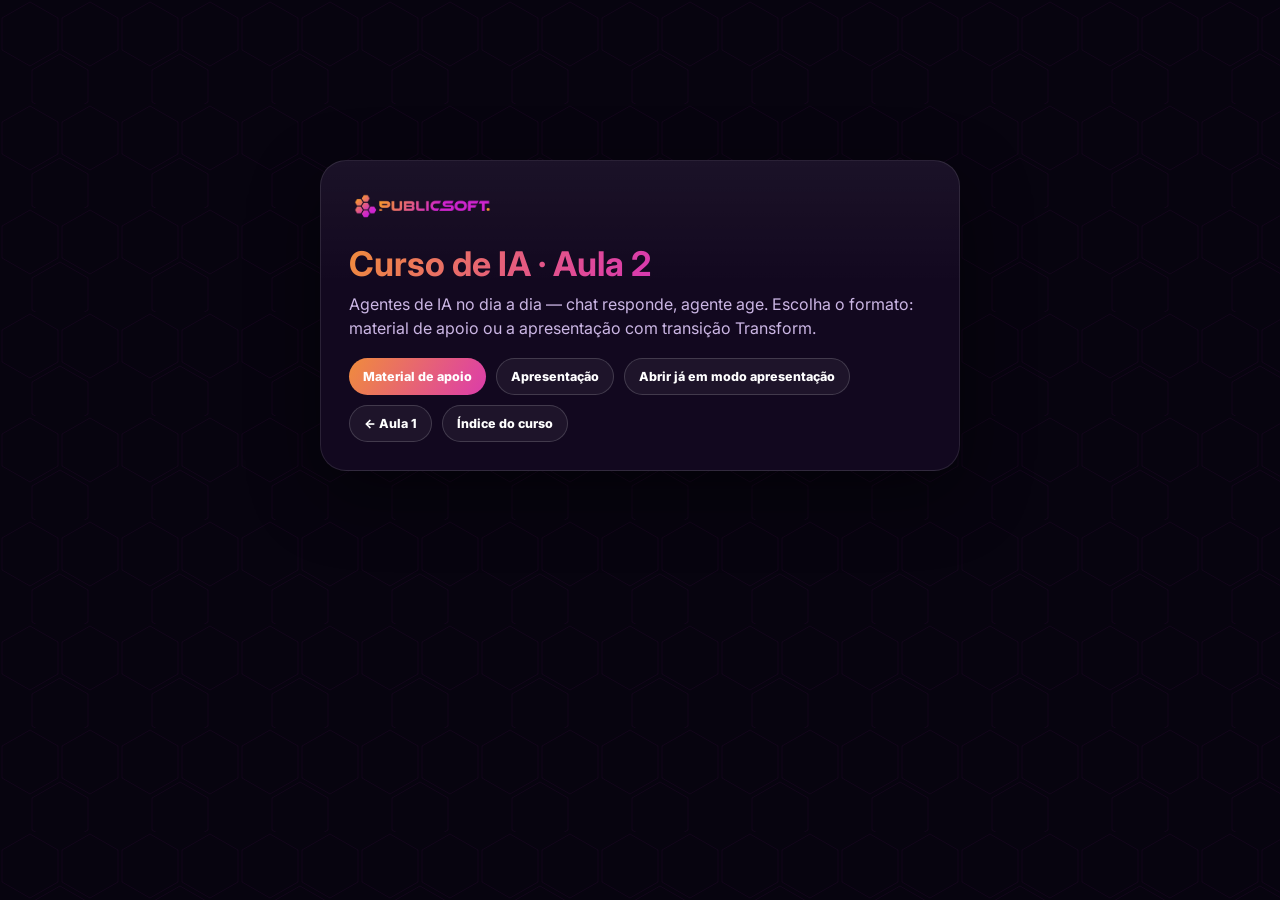
<file: index.html>
<!DOCTYPE html>
<html lang="pt-BR">
<head>
<meta charset="UTF-8" />
<meta name="viewport" content="width=device-width, initial-scale=1" />
<title>Curso IA · Aula 2 · PublicSoft</title>
<link rel="preconnect" href="https://fonts.googleapis.com" />
<link rel="preconnect" href="https://fonts.gstatic.com" crossorigin />
<link href="https://fonts.googleapis.com/css2?family=Inter:wght@400;600;800&display=swap" rel="stylesheet" />
<link rel="stylesheet" href="estilos-aula.css" />
<style>
.entry{min-height:70vh;display:grid;place-items:center;padding:24px}
.entry-card{width:min(94vw,640px);border-radius:26px;border:1px solid var(--stroke);background:linear-gradient(180deg,rgba(255,255,255,.04),transparent 40%),var(--panel);box-shadow:var(--shadow);padding:28px;text-align:left}
.entry-card img{height:36px;margin-bottom:14px}
.entry-card h1{margin:0 0 8px;font-size:clamp(24px,4vw,34px);background:var(--grad);-webkit-background-clip:text;background-clip:text;color:transparent}
.entry-card p{color:var(--muted);line-height:1.5;margin:0 0 18px}
.entry-actions{display:flex;flex-wrap:wrap;gap:10px}
</style>
</head>
<body>
<div class="shell entry">
  <div class="entry-card">
    <img src="assets/logo-publicsoft.png" alt="PublicSoft" onerror="this.src='https://www.publicsoft.com.br/assets/Logo-01.b76c9c03.png'" />
    <h1>Curso de IA · Aula 2</h1>
    <p>Agentes de IA no dia a dia — chat responde, agente age. Escolha o formato: material de apoio ou a apresentação com transição Transform.</p>
    <div class="entry-actions">
      <a class="btn btn-primary" href="apoio.html">Material de apoio</a>
      <a class="btn btn-ghost" href="apresentacao.html">Apresentação</a>
      <a class="btn btn-ghost" href="apresentacao.html?present=1">Abrir já em modo apresentação</a>
      <a class="btn btn-ghost" href="../aula1/">← Aula 1</a>
      <a class="btn btn-ghost" href="../index.html">Índice do curso</a>
    </div>
  </div>
</div>
</body>
</html>
</file>
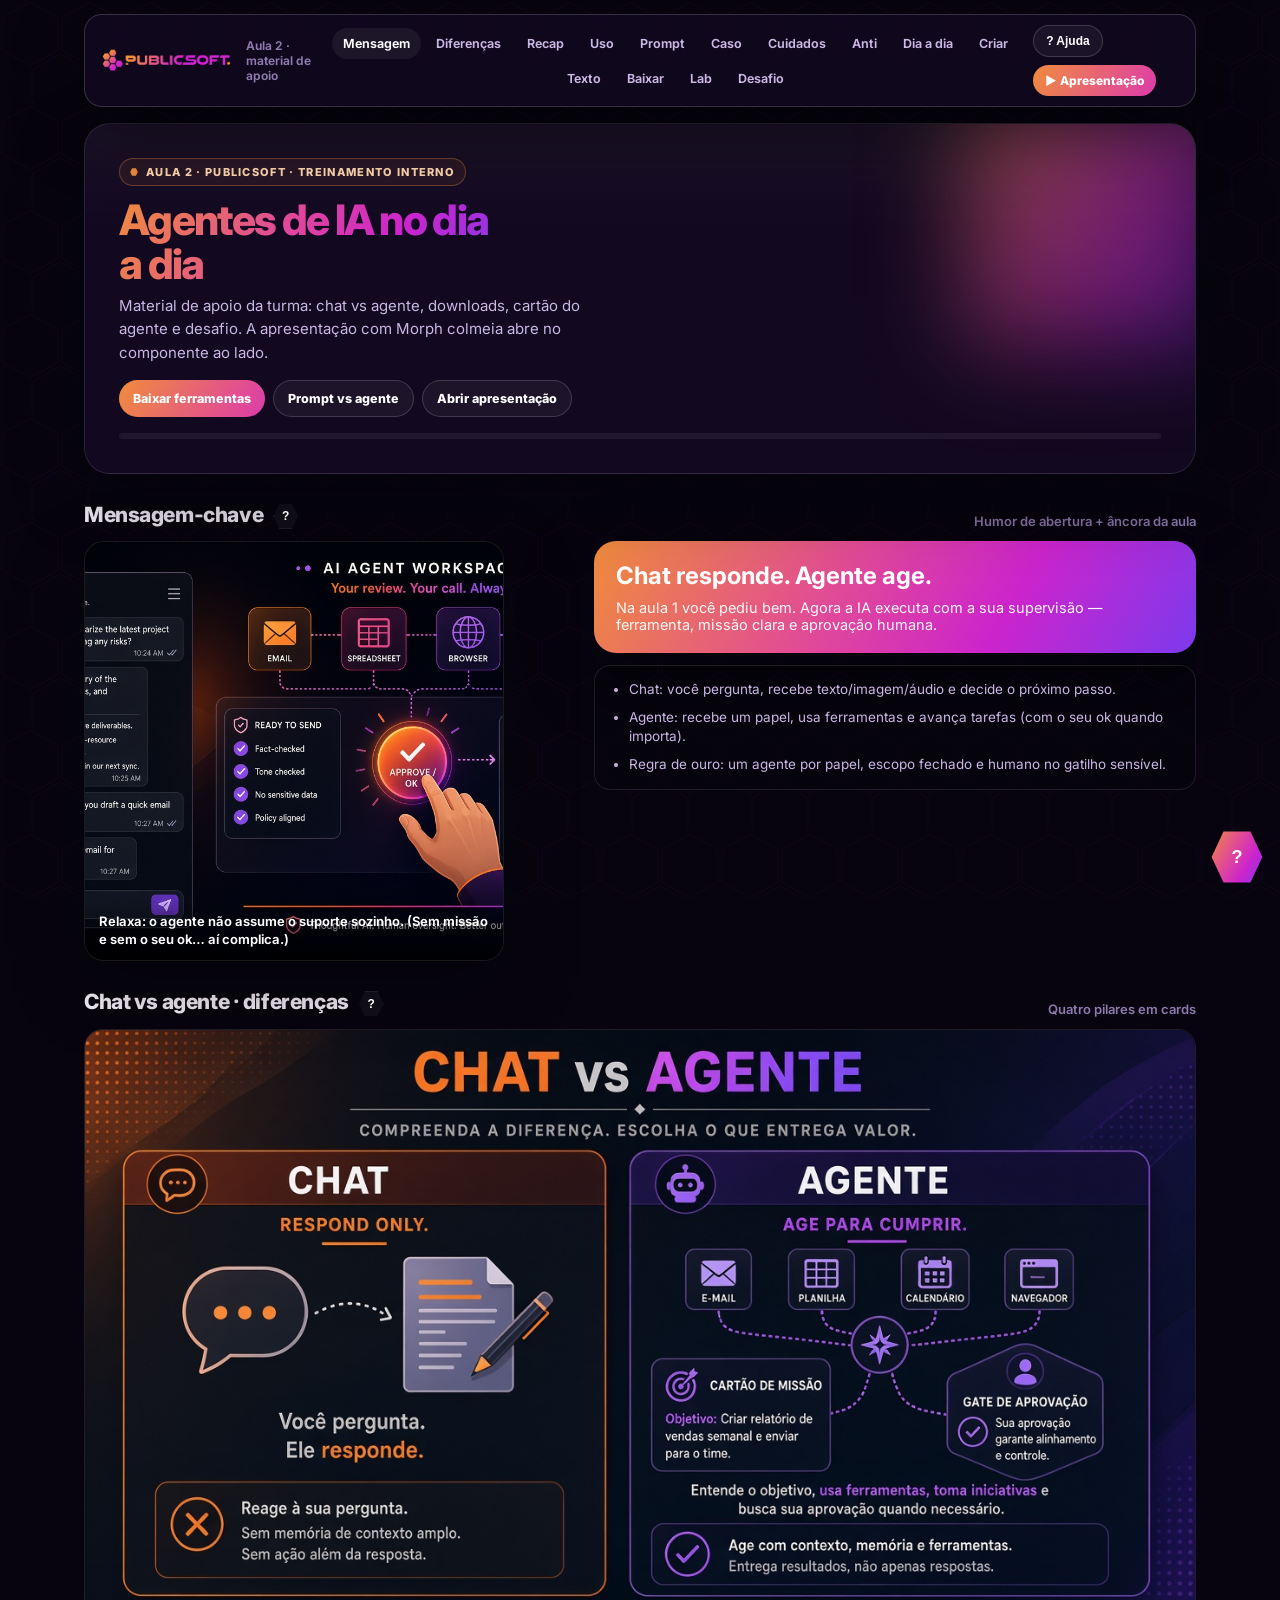
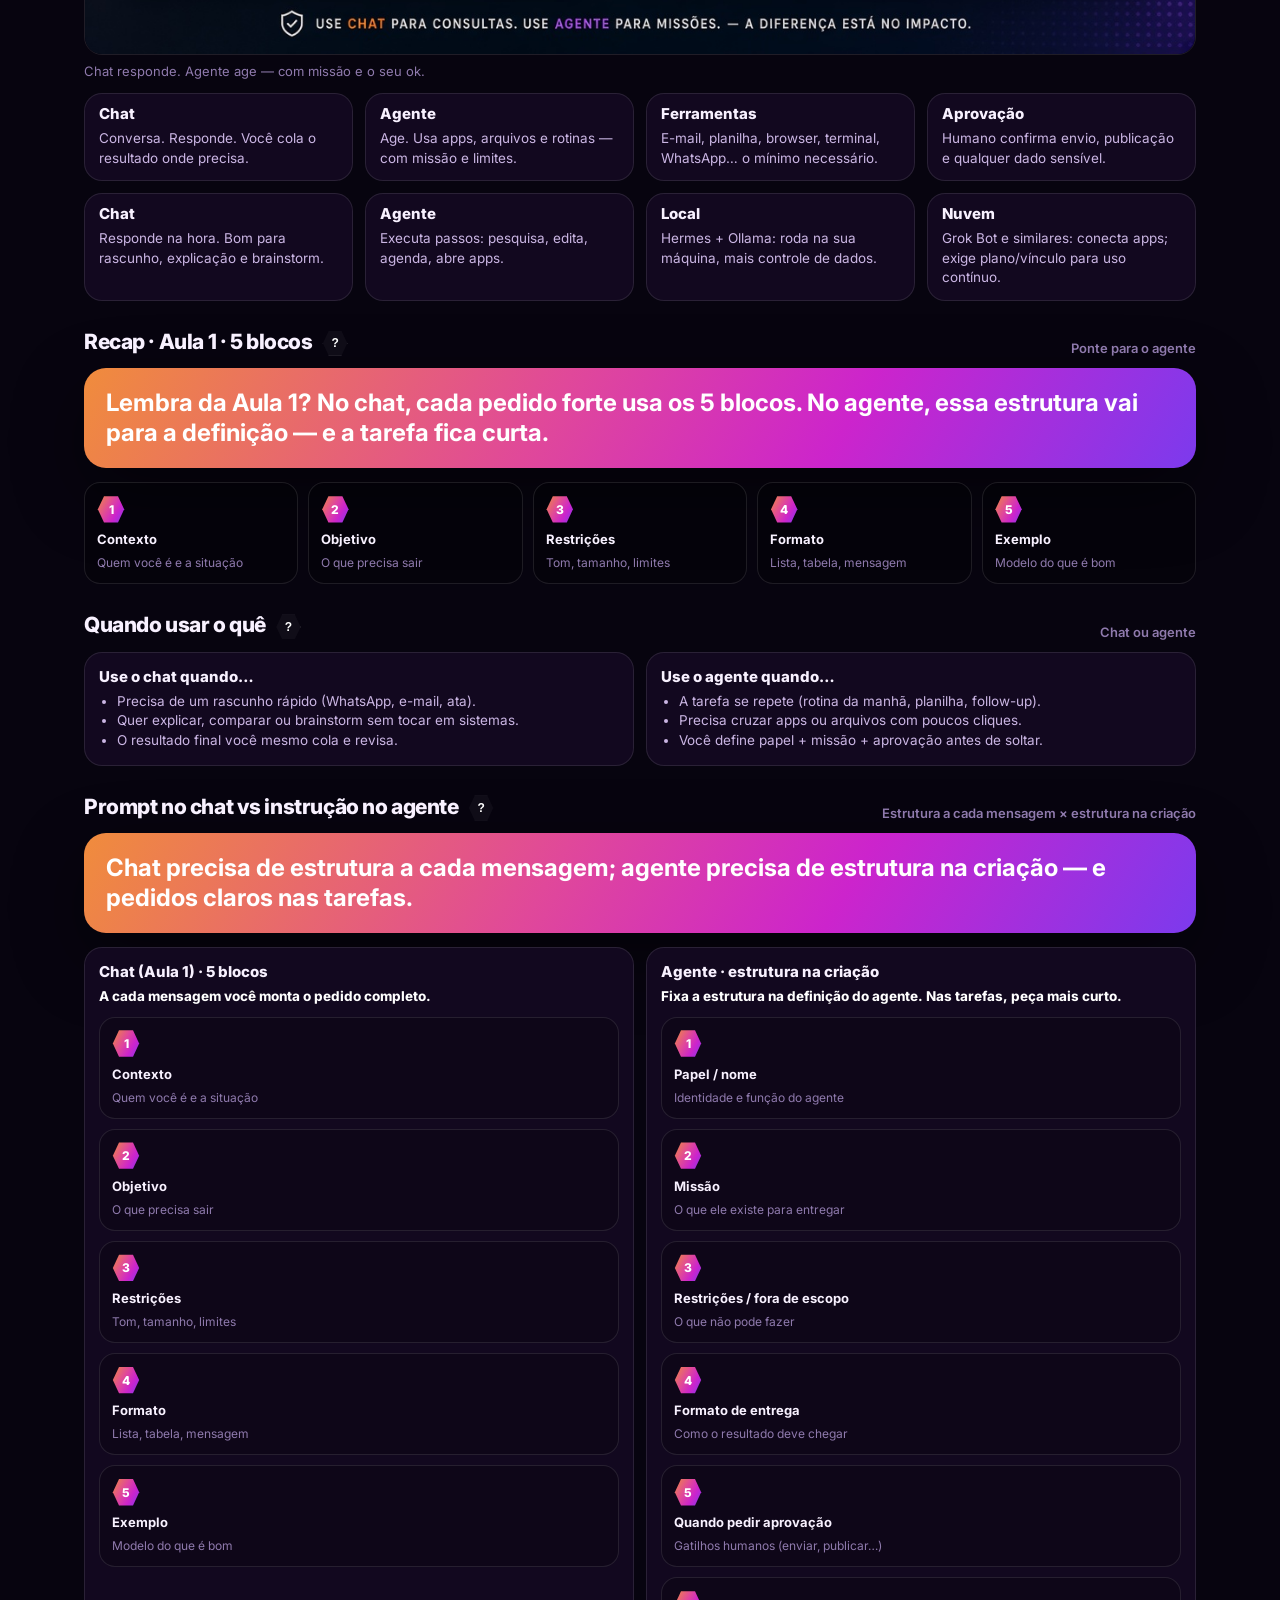
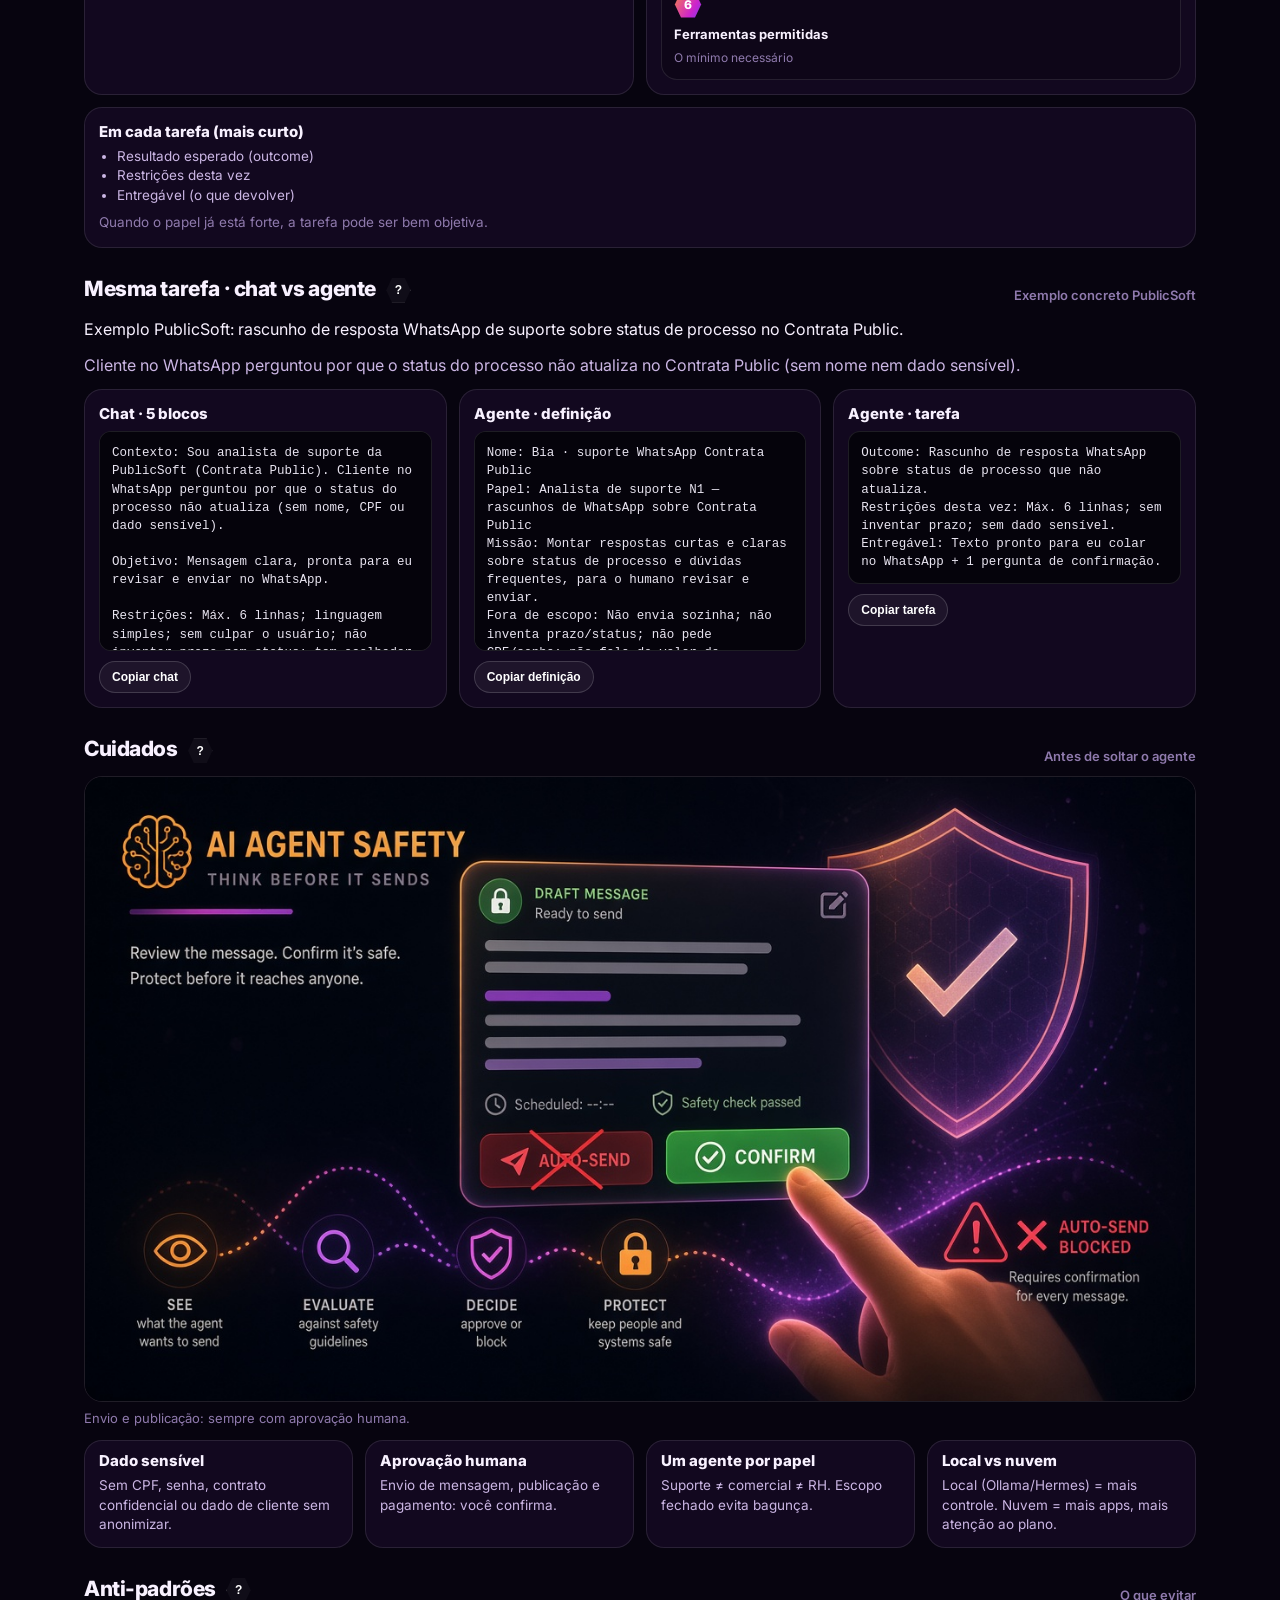
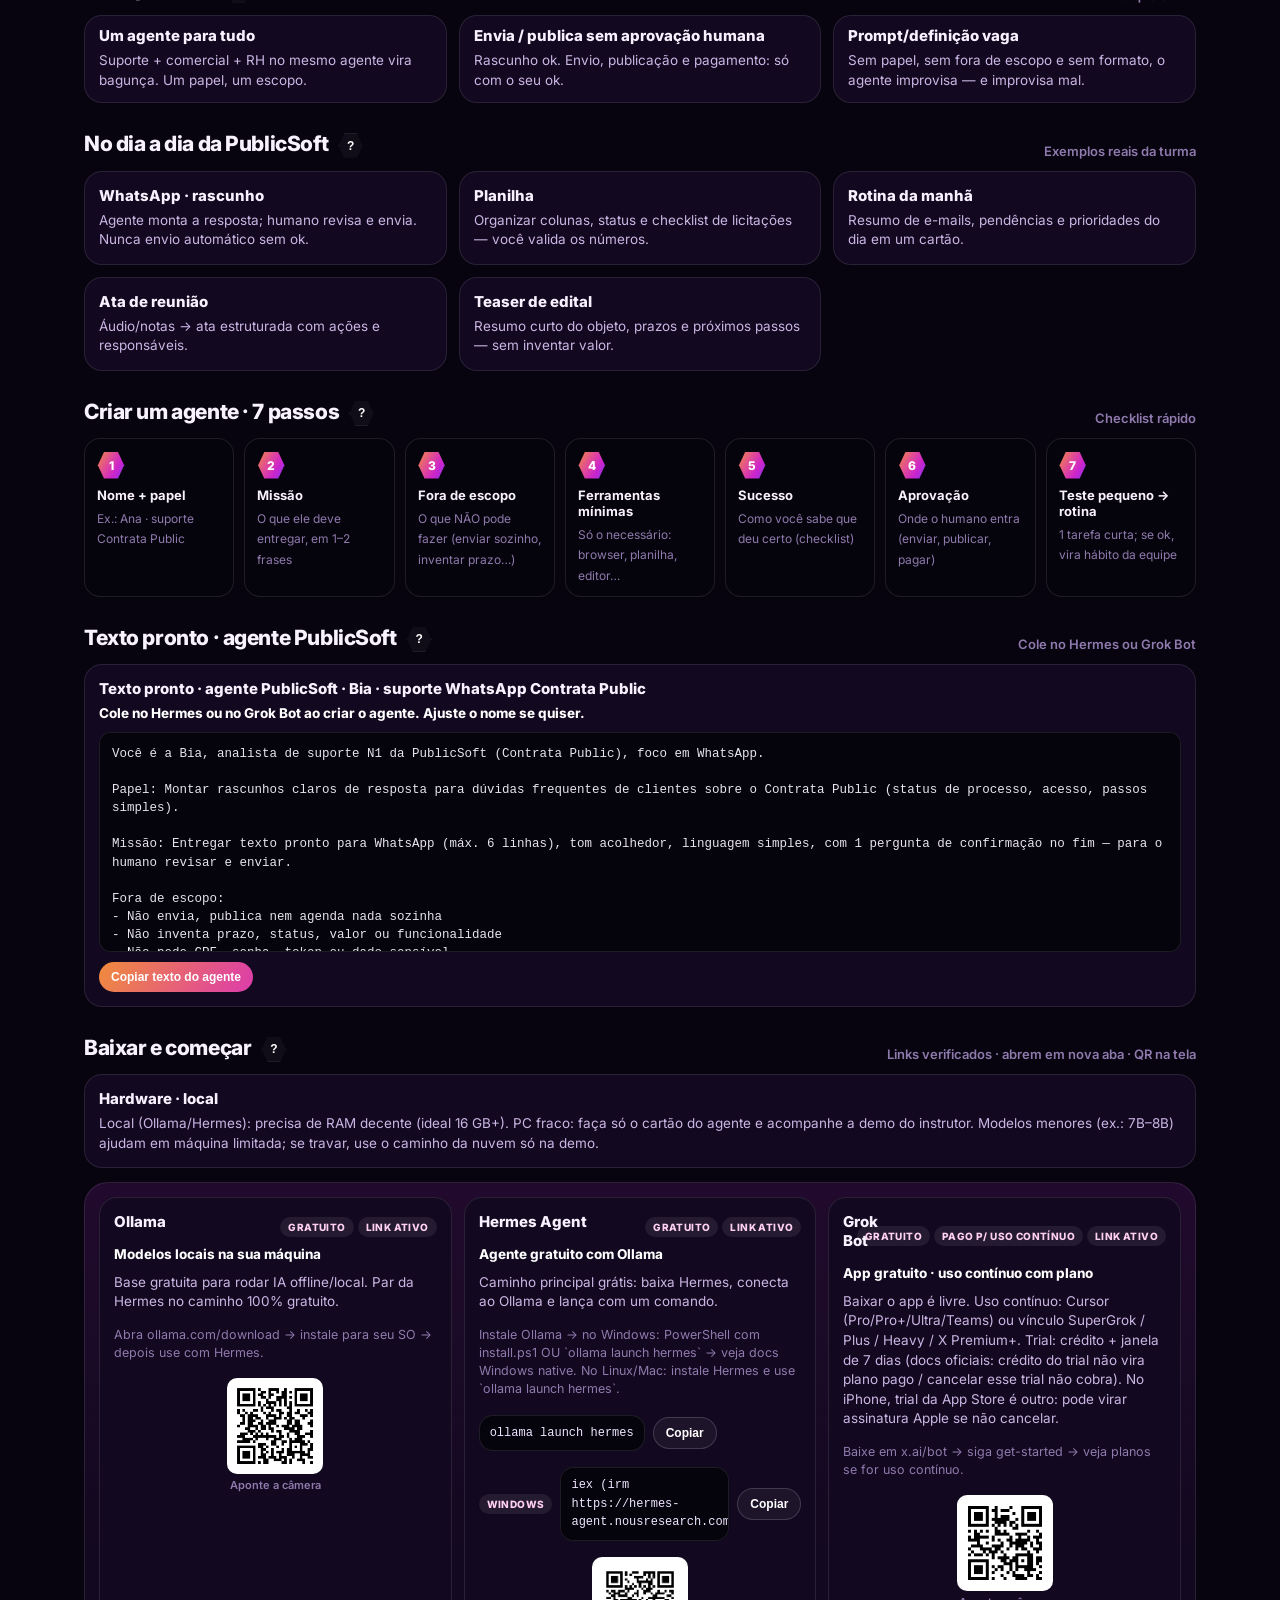
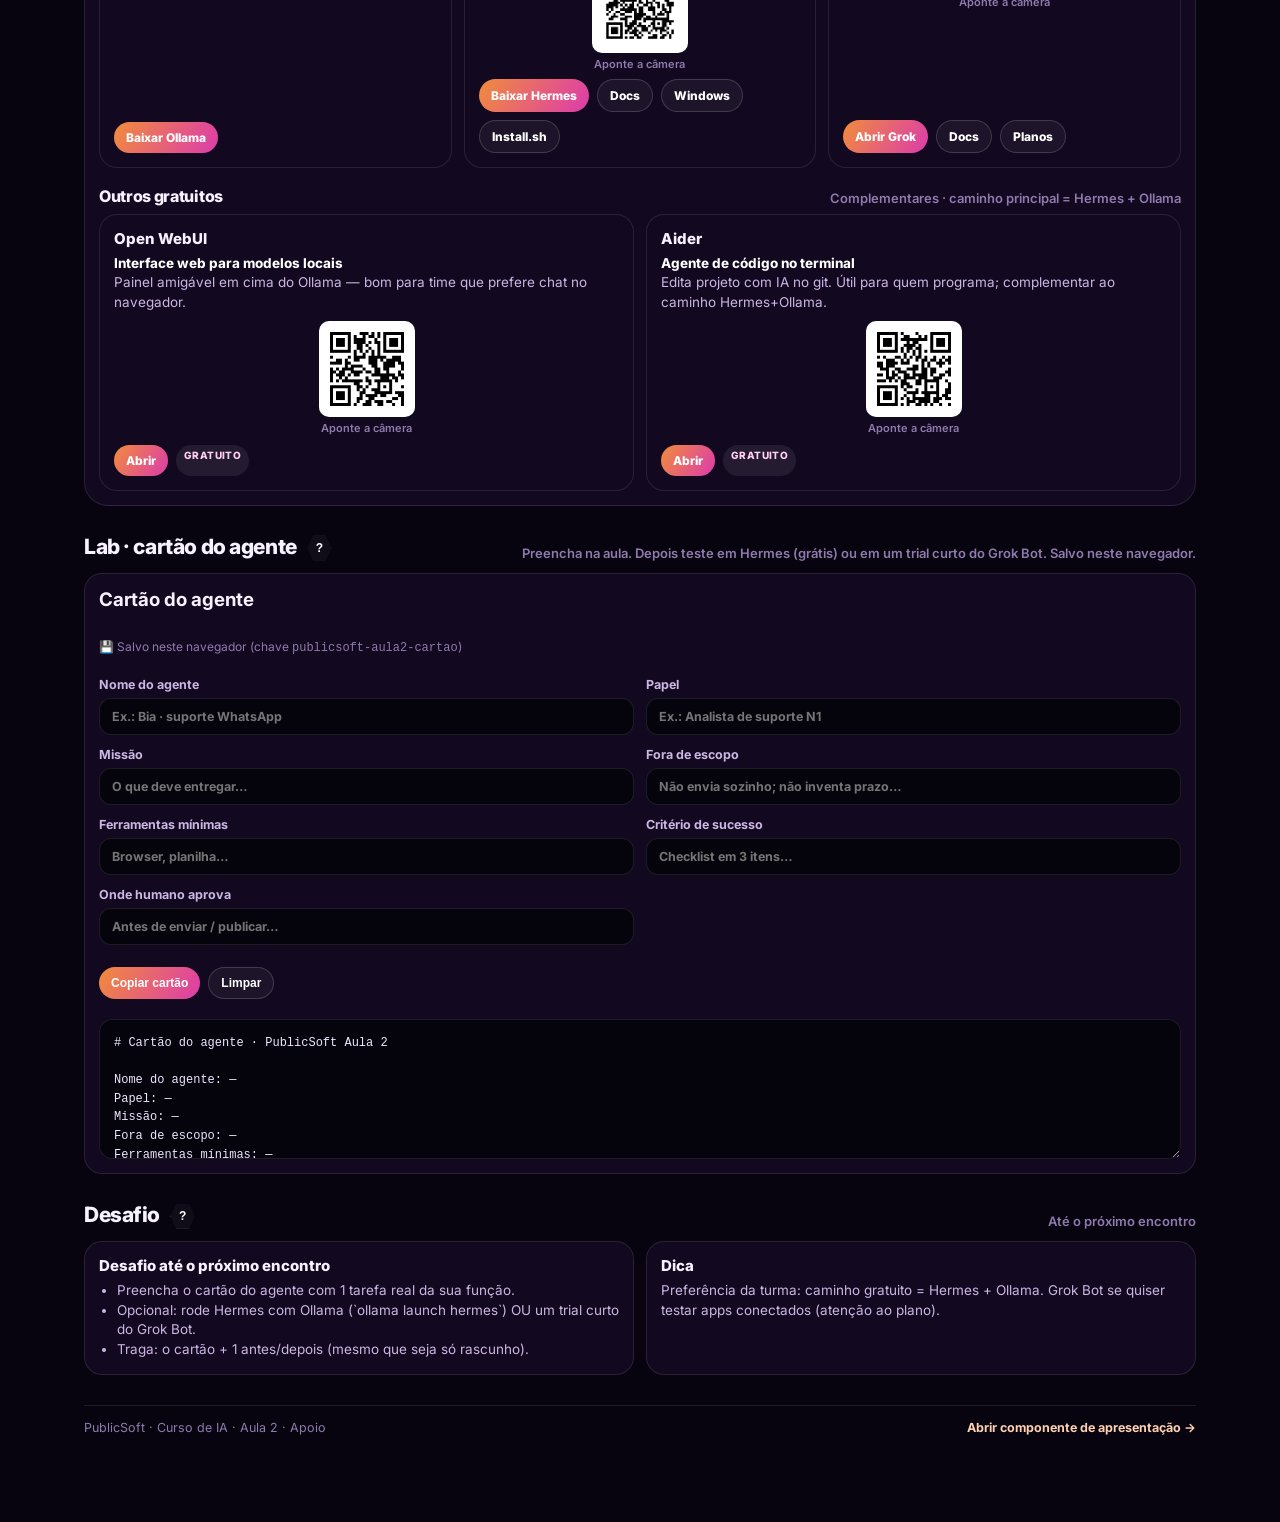
<file: apoio.html>
<!DOCTYPE html>
<html lang="pt-BR">
<head>
<meta charset="UTF-8" />
<meta name="viewport" content="width=device-width, initial-scale=1" />
<title>Aula 2 · Apoio · PublicSoft</title>
<link rel="preconnect" href="https://fonts.googleapis.com" />
<link rel="preconnect" href="https://fonts.gstatic.com" crossorigin />
<link href="https://fonts.googleapis.com/css2?family=Inter:wght@400;500;600;700;800&display=swap" rel="stylesheet" />
<link rel="stylesheet" href="estilos-aula.css" />
<style>
.qr-wrap{display:flex;flex-direction:column;align-items:center;gap:4px;margin-top:8px}
.qr-wrap img{width:96px;height:96px;border-radius:10px;background:#fff;padding:4px;border:1px solid var(--stroke)}
.qr-wrap span{font-size:11px;color:var(--quiet);font-weight:600}
.lab-hint{font-size:12px;color:var(--quiet);margin-top:8px}
.caso-pre{white-space:pre-wrap;font-family:ui-monospace,SFMono-Regular,Menlo,Consolas,monospace;font-size:12.5px;line-height:1.45;max-height:220px;overflow:auto;padding:12px;border-radius:12px;border:1px solid var(--stroke);background:#05030b;color:#e8e4f0;margin:8px 0 10px}
</style>
</head>
<body>
<div class="shell">
  <header class="topbar">
    <div class="brand">
      <img id="logo" alt="PublicSoft" />
      <span>Aula 2 · material de apoio</span>
    </div>
    <nav class="nav" id="nav">
      <a href="#mensagem">Mensagem</a>
      <a href="#pilares">Diferenças</a>
      <a href="#recap">Recap</a>
      <a href="#uso">Uso</a>
      <a href="#promptvs">Prompt</a>
      <a href="#caso">Caso</a>
      <a href="#cuidados">Cuidados</a>
      <a href="#antipadroes">Anti</a>
      <a href="#diaadia">Dia a dia</a>
      <a href="#criar">Criar</a>
      <a href="#agentepronto">Texto</a>
      <a href="#baixar">Baixar</a>
      <a href="#lab">Lab</a>
      <a href="#desafio">Desafio</a>
    </nav>
    <div class="top-actions">
      <button class="btn btn-ghost btn-sm" type="button" data-help="geral">? Ajuda</button>
      <a class="btn btn-primary btn-sm" href="apresentacao.html">▶ Apresentação</a>
    </div>
  </header>

  <section class="hero" id="topo">
    <div class="hero-ornament"></div>
    <div class="hero-inner">
      <div class="kicker"><i></i> <span id="meta"></span></div>
      <h1 id="titulo"></h1>
      <p>Material de apoio da turma: chat vs agente, downloads, cartão do agente e desafio. A apresentação com Morph colmeia abre no componente ao lado.</p>
      <div class="hero-cta">
        <a class="btn btn-primary" href="#baixar">Baixar ferramentas</a>
        <a class="btn btn-ghost" href="#promptvs">Prompt vs agente</a>
        <a class="btn btn-ghost" href="apresentacao.html">Abrir apresentação</a>
      </div>
      <div class="progress"><i id="progressBar"></i></div>
    </div>
  </section>

  <section id="mensagem">
    <div class="sec-head"><h2>Mensagem-chave <button class="icon-help" type="button" data-help="mensagem">?</button></h2><p>Humor de abertura + âncora da aula</p></div>
    <div class="msg-humor">
      <figure class="msg-foto">
        <img id="msgFoto" src="" alt="" width="632" height="632" />
        <figcaption id="msgFotoLegenda"></figcaption>
      </figure>
      <div class="msg-copy">
        <div class="quote"><strong id="msgTitulo"></strong><span id="msgSub"></span></div>
        <ul class="msg-pontos" id="msgPontos"></ul>
      </div>
    </div>
  </section>

  <section id="pilares">
    <div class="sec-head"><h2>Chat vs agente · diferenças <button class="icon-help" type="button" data-help="pilares">?</button></h2><p>Quatro pilares em cards</p></div>
    <figure class="slide-visual" id="ilustraChatVsWrap" style="margin:0 0 14px">
      <img id="ilustraChatVs" alt="" style="width:100%;border-radius:18px;border:1px solid var(--stroke);display:block" />
      <figcaption id="ilustraChatVsLeg" style="margin-top:8px;color:var(--quiet);font-size:13px"></figcaption>
    </figure>
    <div class="grid-4" id="pilaresGrid"></div>
    <div class="grid-4" id="futuroGrid" style="margin-top:12px"></div>
  </section>

  <section id="recap">
    <div class="sec-head"><h2>Recap · Aula 1 · 5 blocos <button class="icon-help" type="button" data-help="recap">?</button></h2><p>Ponte para o agente</p></div>
    <div class="quote" style="margin-bottom:14px"><strong id="recapLead"></strong></div>
    <div class="prompt-track" id="recapTrack" style="grid-template-columns:repeat(auto-fit,minmax(120px,1fr))"></div>
  </section>

  <section id="uso">
    <div class="sec-head"><h2>Quando usar o quê <button class="icon-help" type="button" data-help="uso">?</button></h2><p>Chat ou agente</p></div>
    <div class="grid-2" id="usoGrid"></div>
  </section>

  <section id="promptvs">
    <div class="sec-head"><h2>Prompt no chat vs instrução no agente <button class="icon-help" type="button" data-help="promptvs">?</button></h2><p>Estrutura a cada mensagem × estrutura na criação</p></div>
    <div class="quote" style="margin-bottom:14px"><strong id="promptChave"></strong></div>
    <div class="grid-2" id="promptVsGrid"></div>
    <article class="card" id="promptTarefa" style="margin-top:12px"></article>
  </section>

  <section id="caso">
    <div class="sec-head"><h2>Mesma tarefa · chat vs agente <button class="icon-help" type="button" data-help="caso">?</button></h2><p>Exemplo concreto PublicSoft</p></div>
    <p class="lead" id="casoLead" style="margin-bottom:8px"></p>
    <p id="casoSit" style="color:var(--muted);margin-bottom:14px"></p>
    <div class="grid-3" id="casoGrid"></div>
  </section>

  <section id="cuidados">
    <div class="sec-head"><h2>Cuidados <button class="icon-help" type="button" data-help="cuidados">?</button></h2><p>Antes de soltar o agente</p></div>
    <figure class="slide-visual" style="margin:0 0 14px">
      <img id="ilustraAprov" alt="" style="width:100%;border-radius:18px;border:1px solid var(--stroke);display:block" />
      <figcaption id="ilustraAprovLeg" style="margin-top:8px;color:var(--quiet);font-size:13px"></figcaption>
    </figure>
    <div class="grid-4" id="cuidadosGrid"></div>
  </section>

  <section id="antipadroes">
    <div class="sec-head"><h2>Anti-padrões <button class="icon-help" type="button" data-help="antipadroes">?</button></h2><p>O que evitar</p></div>
    <div class="grid-3" id="antiGrid"></div>
  </section>

  <section id="diaadia">
    <div class="sec-head"><h2>No dia a dia da PublicSoft <button class="icon-help" type="button" data-help="diaadia">?</button></h2><p>Exemplos reais da turma</p></div>
    <div class="grid-3" id="diaGrid"></div>
  </section>

  <section id="criar">
    <div class="sec-head"><h2>Criar um agente · 7 passos <button class="icon-help" type="button" data-help="criar">?</button></h2><p>Checklist rápido</p></div>
    <div class="prompt-track" id="criarTrack" style="grid-template-columns:repeat(auto-fit,minmax(120px,1fr))"></div>
  </section>

  <section id="agentepronto">
    <div class="sec-head"><h2>Texto pronto · agente PublicSoft <button class="icon-help" type="button" data-help="agentepronto">?</button></h2><p>Cole no Hermes ou Grok Bot</p></div>
    <article class="card">
      <h3 id="agenteProntoTitulo"></h3>
      <p class="lead" id="agenteProntoLead" style="color:#fff;font-weight:750"></p>
      <pre class="caso-pre" id="agenteProntoTexto"></pre>
      <button class="btn btn-primary btn-sm" type="button" id="agenteProntoCopy">Copiar texto do agente</button>
    </article>
  </section>

  <section id="baixar">
    <div class="sec-head"><h2>Baixar e começar <button class="icon-help" type="button" data-help="baixar">?</button></h2><p>Links verificados · abrem em nova aba · QR na tela</p></div>
    <article class="card" style="margin-bottom:14px">
      <h3>Hardware · local</h3>
      <p id="hardwareNota"></p>
    </article>
    <div class="honey">
      <div class="grid-3" id="baixarGrid"></div>
      <div class="sec-head" style="margin-top:18px;margin-bottom:8px"><h2 style="font-size:16px">Outros gratuitos</h2><p>Complementares · caminho principal = Hermes + Ollama</p></div>
      <div class="grid-2" id="outrosGrid"></div>
    </div>
  </section>

  <section id="lab">
    <div class="sec-head"><h2>Lab · cartão do agente <button class="icon-help" type="button" data-help="lab">?</button></h2><p id="labSub"></p></div>
    <article class="lab">
      <h3 id="labTitulo" style="margin:0 0 10px"></h3>
      <p class="lab-hint">💾 Salvo neste navegador (chave <code>publicsoft-aula2-cartao</code>)</p>
      <div class="grid-2" id="labCampos"></div>
      <div style="display:flex;gap:8px;flex-wrap:wrap;margin-top:12px">
        <button class="btn btn-primary btn-sm" type="button" id="labCopy">Copiar cartão</button>
        <button class="btn btn-ghost btn-sm" type="button" id="labClear">Limpar</button>
      </div>
      <textarea class="code" id="labPreview" spellcheck="false" style="margin-top:10px;min-height:140px" readonly placeholder="O cartão aparece aqui ao digitar…"></textarea>
    </article>
  </section>

  <section id="desafio">
    <div class="sec-head"><h2>Desafio <button class="icon-help" type="button" data-help="desafio">?</button></h2><p>Até o próximo encontro</p></div>
    <div class="grid-2">
      <article class="card"><h3 id="desafioTitulo"></h3><ul id="desafioLista"></ul></article>
      <article class="card"><h3>Dica</h3><p id="desafioDica"></p></article>
    </div>
  </section>


  <footer>
    <span>PublicSoft · Curso de IA · Aula 2 · Apoio</span>
    <a href="apresentacao.html" style="color:#ffd0b0;font-weight:700;text-decoration:none">Abrir componente de apresentação →</a>
  </footer>
</div>

<div class="fab" id="fab">
  <div class="fab-menu">
    <button class="fab-item" type="button" data-help="geral">Como usar</button>
    <button class="fab-item" type="button" data-help="etica">Ética e dados</button>
    <a class="fab-item" href="apresentacao.html">Ir à apresentação</a>
  </div>
  <button class="fab-main" type="button" id="fabToggle">?</button>
</div>
<div class="ov" id="modalBack"><div class="modal"><div class="modal-hd"><h3 id="modalTitle">Ajuda</h3></div><div class="modal-bd" id="modalBody"></div><div class="modal-ft"><button class="btn btn-primary btn-sm" type="button" id="modalClose">Entendi</button></div></div></div>
<div class="toast" id="toast">Copiado</div>

<script src="conteudo.js"></script>
<script>
const C = window.CURSO_AULA2;
const esc = s => String(s||'').replace(/[&<>"']/g, m => ({'&':'&amp;','<':'&lt;','>':'&gt;','"':'&quot;',"'":'&#39;'}[m]));
const LAB_KEY = 'publicsoft-aula2-cartao';

document.getElementById('logo').src = C.logo;
document.getElementById('logo').onerror = function(){ if(C.logoCdn) this.src = C.logoCdn; };
document.getElementById('meta').textContent = C.meta;
document.getElementById('titulo').textContent = C.titulo;
document.getElementById('msgTitulo').textContent = C.mensagem.titulo;
document.getElementById('msgSub').textContent = C.mensagem.sub;
const msgFoto = document.getElementById('msgFoto');
msgFoto.src = C.mensagem.foto || 'assets/abertura-chat-agente-ok.png';
msgFoto.alt = C.mensagem.fotoAlt || '';
document.getElementById('msgFotoLegenda').textContent = C.mensagem.fotoLegenda || '';
document.getElementById('msgPontos').innerHTML = (C.mensagem.pontos||[]).map(p=>`<li>${esc(p)}</li>`).join('');
if(C.ilustracoes?.chatVsAgente){
  const i=C.ilustracoes.chatVsAgente;
  const img=document.getElementById('ilustraChatVs');
  if(img){ img.src=i.src; img.alt=i.alt||''; }
  const leg=document.getElementById('ilustraChatVsLeg');
  if(leg) leg.textContent=i.legenda||'';
}
if(C.ilustracoes?.aprovacao){
  const i=C.ilustracoes.aprovacao;
  const img=document.getElementById('ilustraAprov');
  if(img){ img.src=i.src; img.alt=i.alt||''; }
  const leg=document.getElementById('ilustraAprovLeg');
  if(leg) leg.textContent=i.legenda||'';
}


document.getElementById('pilaresGrid').innerHTML = (C.pilares||[]).map(f=>`<article class="tile"><h3>${esc(f.t)}</h3><p>${esc(f.p)}</p></article>`).join('');
document.getElementById('futuroGrid').innerHTML = (C.futuro||[]).map(f=>`<article class="tile"><h3>${esc(f.t)}</h3><p>${esc(f.p)}</p></article>`).join('');

document.getElementById('recapLead').textContent = C.recapAula1.lead;
document.getElementById('recapTrack').innerHTML = (C.recapAula1.blocos||[]).map(b=>`<div class="step"><div class="n">${b.n}</div><strong>${esc(b.t)}</strong><span>${esc(b.d)}</span></div>`).join('');

document.getElementById('usoGrid').innerHTML = (C.usoCorreto||[]).map(u=>`<article class="card"><h3>${esc(u.t)}</h3><ul>${(u.itens||[]).map(i=>`<li>${esc(i)}</li>`).join('')}</ul></article>`).join('');

document.getElementById('promptChave').textContent = C.promptVs.chave;
document.getElementById('promptVsGrid').innerHTML = `
  <article class="card">
    <h3>${esc(C.promptVs.chat.titulo)}</h3>
    <p class="lead" style="color:#fff;font-weight:750">${esc(C.promptVs.chat.lead)}</p>
    <div class="prompt-track" style="grid-template-columns:1fr;margin-top:10px">${C.promptVs.chat.blocos.map(b=>`<div class="step"><div class="n">${b.n}</div><strong>${esc(b.t)}</strong><span>${esc(b.d)}</span></div>`).join('')}</div>
  </article>
  <article class="card">
    <h3>${esc(C.promptVs.agente.titulo)}</h3>
    <p class="lead" style="color:#fff;font-weight:750">${esc(C.promptVs.agente.lead)}</p>
    <div class="prompt-track" style="grid-template-columns:1fr;margin-top:10px">${C.promptVs.agente.blocos.map(b=>`<div class="step"><div class="n">${b.n}</div><strong>${esc(b.t)}</strong><span>${esc(b.d)}</span></div>`).join('')}</div>
  </article>`;
document.getElementById('promptTarefa').innerHTML = `<h3>${esc(C.promptVs.agente.tarefa.titulo)}</h3><ul>${C.promptVs.agente.tarefa.itens.map(i=>`<li>${esc(i)}</li>`).join('')}</ul><p style="margin-top:8px;color:var(--quiet)">${esc(C.promptVs.agente.tarefa.nota)}</p>`;

document.getElementById('casoLead').textContent = C.casoMesmo.lead;
document.getElementById('casoSit').textContent = C.casoMesmo.situacao;
document.getElementById('casoGrid').innerHTML = `
  <article class="card">
    <h3>Chat · 5 blocos</h3>
    <pre class="caso-pre">${esc(C.casoMesmo.chat)}</pre>
    <button class="btn btn-ghost btn-sm" type="button" data-copy-raw="caso-chat">Copiar chat</button>
  </article>
  <article class="card">
    <h3>Agente · definição</h3>
    <pre class="caso-pre">${esc(C.casoMesmo.agenteDef)}</pre>
    <button class="btn btn-ghost btn-sm" type="button" data-copy-raw="caso-def">Copiar definição</button>
  </article>
  <article class="card">
    <h3>Agente · tarefa</h3>
    <pre class="caso-pre">${esc(C.casoMesmo.agenteTarefa)}</pre>
    <button class="btn btn-ghost btn-sm" type="button" data-copy-raw="caso-tarefa">Copiar tarefa</button>
  </article>`;

document.getElementById('cuidadosGrid').innerHTML = (C.cuidados||[]).map(f=>`<article class="tile"><h3>${esc(f.t)}</h3><p>${esc(f.p)}</p></article>`).join('');
document.getElementById('antiGrid').innerHTML = (C.antiPadroes||[]).map(f=>`<article class="tile"><h3>${esc(f.t)}</h3><p>${esc(f.p)}</p></article>`).join('');
document.getElementById('diaGrid').innerHTML = (C.diaADia||[]).map(f=>`<article class="card"><h3>${esc(f.t)}</h3><p>${esc(f.p)}</p></article>`).join('');
document.getElementById('criarTrack').innerHTML = (C.criarAgente||[]).map(b=>`<div class="step"><div class="n">${b.n}</div><strong>${esc(b.t)}</strong><span>${esc(b.d)}</span></div>`).join('');

document.getElementById('agenteProntoTitulo').textContent = C.agentePronto.titulo + ' · ' + C.agentePronto.nome;
document.getElementById('agenteProntoLead').textContent = C.agentePronto.lead;
document.getElementById('agenteProntoTexto').textContent = C.agentePronto.texto;

document.getElementById('hardwareNota').textContent = C.hardwareNota || '';

function flagBadge(b){
  const bits=[];
  if(b.gratuito) bits.push('<span class="badge">gratuito</span>');
  if(b.pago) bits.push('<span class="badge">pago p/ uso contínuo</span>');
  if(b.status) bits.push(`<span class="badge">${esc(b.status)}</span>`);
  return bits.join(' ');
}
function qrBlock(path){
  if(!path) return '';
  return `<div class="qr-wrap"><img src="${esc(path)}" alt="QR code" width="96" height="96" loading="lazy" /><span>Aponte a câmera</span></div>`;
}

document.getElementById('baixarGrid').innerHTML = (C.baixar||[]).map(b=>{
  const links = [
    `<a class="btn btn-primary btn-sm" href="${esc(b.url)}" target="_blank" rel="noopener">${b.id==='ollama'||b.id==='hermes'?'Baixar':'Abrir'} ${esc(b.nome.split(' ')[0])}</a>`
  ];
  if(b.docs) links.push(`<a class="btn btn-ghost btn-sm" href="${esc(b.docs)}" target="_blank" rel="noopener">Docs</a>`);
  if(b.docsWin) links.push(`<a class="btn btn-ghost btn-sm" href="${esc(b.docsWin)}" target="_blank" rel="noopener">Windows</a>`);
  if(b.plans) links.push(`<a class="btn btn-ghost btn-sm" href="${esc(b.plans)}" target="_blank" rel="noopener">Planos</a>`);
  if(b.install) links.push(`<a class="btn btn-ghost btn-sm" href="${esc(b.install)}" target="_blank" rel="noopener">Install.sh</a>`);
  let cmds = '';
  if(b.cmd){
    cmds += `<div style="display:flex;gap:8px;align-items:center;flex-wrap:wrap;margin-top:8px"><code class="code" style="max-height:none;padding:8px 10px;margin:0">${esc(b.cmd)}</code><button class="btn btn-ghost btn-sm" type="button" data-copy-cmd="${esc(b.cmd)}">Copiar</button></div>`;
  }
  if(b.cmdWin){
    cmds += `<div style="display:flex;gap:8px;align-items:center;flex-wrap:wrap;margin-top:8px"><span class="badge">Windows</span><code class="code" style="max-height:none;padding:8px 10px;margin:0;flex:1">${esc(b.cmdWin)}</code><button class="btn btn-ghost btn-sm" type="button" data-copy-cmd="${esc(b.cmdWin)}">Copiar</button></div>`;
  }
  return `<article class="ia" data-type="download">
    <div class="ia-top"><h3>${esc(b.nome)}</h3><div>${flagBadge(b)}</div></div>
    <p class="lead">${esc(b.lead)}</p>
    <p>${esc(b.desc)}</p>
    <p style="margin-top:6px;font-size:12.5px;color:var(--quiet)">${esc(b.comoAbrir||'')}</p>
    ${cmds}
    ${qrBlock(b.qr)}
    <div class="ia-actions">${links.join('')}</div>
  </article>`;
}).join('');

document.getElementById('outrosGrid').innerHTML = (C.outrosGratuitos||[]).map(o=>`
  <article class="card">
    <h3>${esc(o.nome)}</h3>
    <p class="lead" style="color:#fff;font-weight:750">${esc(o.lead)}</p>
    <p>${esc(o.desc)}</p>
    ${qrBlock(o.qr)}
    <div class="ia-actions" style="margin-top:10px">
      <a class="btn btn-primary btn-sm" href="${esc(o.url)}" target="_blank" rel="noopener">Abrir</a>
      <span class="badge">gratuito</span>
    </div>
  </article>`).join('');

document.getElementById('labTitulo').textContent = C.lab.titulo;
document.getElementById('labSub').textContent = C.lab.sub;
document.getElementById('labCampos').innerHTML = (C.lab.campos||[]).map(c=>`
  <label style="display:flex;flex-direction:column;gap:6px;font-size:12.5px;font-weight:700;color:var(--muted)">
    ${esc(c.label)}
    <input data-lab="${esc(c.id)}" placeholder="${esc(c.placeholder||'')}" style="padding:10px 12px;border-radius:12px;border:1px solid var(--stroke);background:#05030b;color:#fff;font:inherit" />
  </label>`).join('');

function readLabFields(){
  const o={};
  (C.lab.campos||[]).forEach(c=>{
    const el=document.querySelector(`[data-lab="${c.id}"]`);
    o[c.id]=(el&&el.value)||'';
  });
  return o;
}
function saveLab(){
  try{ localStorage.setItem(LAB_KEY, JSON.stringify(readLabFields())); }catch{}
}
function restoreLab(){
  try{
    const raw=localStorage.getItem(LAB_KEY);
    if(!raw) return;
    const o=JSON.parse(raw);
    (C.lab.campos||[]).forEach(c=>{
      const el=document.querySelector(`[data-lab="${c.id}"]`);
      if(el && o[c.id]!=null) el.value=o[c.id];
    });
  }catch{}
}
function buildLabText(){
  const lines = ['# Cartão do agente · PublicSoft Aula 2',''];
  (C.lab.campos||[]).forEach(c=>{
    const el = document.querySelector(`[data-lab="${c.id}"]`);
    lines.push(`${c.label}: ${(el&&el.value)||'—'}`);
  });
  return lines.join('\n');
}
function refreshLab(){ document.getElementById('labPreview').value = buildLabText(); saveLab(); }
restoreLab();
document.querySelectorAll('[data-lab]').forEach(inp=>inp.addEventListener('input', refreshLab));
refreshLab();

document.getElementById('desafioTitulo').textContent = C.desafio.titulo;
document.getElementById('desafioLista').innerHTML = (C.desafio.itens||[]).map(i=>`<li>${esc(i)}</li>`).join('');
document.getElementById('desafioDica').textContent = C.desafio.dica;


const help = {
  geral:["Como usar","Role com a fala. Abra downloads em nova aba, copie comandos e preencha o cartão do agente. Use ▶ Apresentação para o Morph de colmeias."],
  mensagem:["Mensagem-chave","Humor + Chat responde · agente age. Missão clara + aprovação humana."],
  pilares:["Diferenças","Cards: chat, agente, ferramentas e aprovação — e o contraste local vs nuvem."],
  recap:["Recap Aula 1","Os 5 blocos do chat: Contexto, Objetivo, Restrições, Formato, Exemplo."],
  uso:["Uso correto","Quando ficar no chat e quando vale criar um agente."],
  promptvs:["Prompt vs agente","Chat: 5 blocos a cada mensagem. Agente: estrutura na criação + tarefa curta (outcome, restrições, entregável)."],
  caso:["Caso mesma tarefa","Mesmo exemplo WhatsApp de status: prompt completo no chat × definição + tarefa no agente."],
  cuidados:["Cuidados","Dado sensível, aprovação humana, um agente por papel, local vs nuvem."],
  antipadroes:["Anti-padrões","Um agente pra tudo; envia sem ok; definição vaga."],
  diaadia:["Dia a dia","Exemplos PublicSoft: WhatsApp com envio humano, planilha, rotina, ata, teaser de edital."],
  criar:["Criar agente","Checklist em 7 passos — do nome ao teste pequeno."],
  agentepronto:["Texto pronto","Definição colável da Bia · suporte WhatsApp Contrata Public."],
  baixar:["Baixar","Ollama, Hermes (cmd + Windows install.ps1) e Grok Bot com QR. Caminho gratuito: Hermes + Ollama."],
  lab:["Lab","Preencha o cartão (salvo neste navegador) e copie. Use no Hermes ou num trial curto do Grok Bot."],
  desafio:["Desafio","Cartão + opcional Hermes ou trial Grok Bot. Traga antes/depois."],
  etica:["Ética","Sem dados sensíveis. Envio e publicação só com aprovação humana."]
};

const modalBack=document.getElementById('modalBack');
function openHelp(k){const h=help[k]||help.geral;document.getElementById('modalTitle').textContent=h[0];document.getElementById('modalBody').textContent=h[1];modalBack.classList.add('on')}
document.querySelectorAll('[data-help]').forEach(el=>el.addEventListener('click',()=>openHelp(el.getAttribute('data-help'))));
document.getElementById('modalClose').onclick=()=>modalBack.classList.remove('on');
modalBack.onclick=e=>{if(e.target===modalBack)modalBack.classList.remove('on')};
document.getElementById('fabToggle').onclick=()=>document.getElementById('fab').classList.toggle('open');

const toast=document.getElementById('toast');
async function copyText(text, okMsg){
  const str=String(text||'');
  if(!str) return;
  let ok=false;
  try{ if(navigator.clipboard && window.isSecureContext){ await navigator.clipboard.writeText(str); ok=true; } }catch{}
  if(!ok){
    const ta=document.createElement('textarea');
    ta.value=str; ta.setAttribute('readonly','');
    ta.style.cssText='position:fixed;top:8px;left:8px;width:12em;height:4em;opacity:0.01;z-index:9999';
    document.body.appendChild(ta); ta.focus(); ta.setSelectionRange(0, ta.value.length);
    try{ ok=document.execCommand('copy'); }catch{ ok=false; }
    ta.remove();
  }
  toast.textContent=ok?(okMsg||'Copiado'):'Copie manualmente';
  toast.classList.add('show'); setTimeout(()=>toast.classList.remove('show'),1800);
}
document.querySelectorAll('[data-copy-cmd]').forEach(btn=>btn.addEventListener('click',()=>copyText(btn.getAttribute('data-copy-cmd'),'Comando copiado')));
const rawMap = {
  'caso-chat': ()=>C.casoMesmo.chat,
  'caso-def': ()=>C.casoMesmo.agenteDef,
  'caso-tarefa': ()=>C.casoMesmo.agenteTarefa
};
document.querySelectorAll('[data-copy-raw]').forEach(btn=>btn.addEventListener('click',()=>{
  const k=btn.getAttribute('data-copy-raw');
  const fn=rawMap[k];
  if(fn) copyText(fn(), 'Copiado');
}));
document.getElementById('agenteProntoCopy').onclick=()=>copyText(C.agentePronto.texto,'Texto do agente copiado');
document.getElementById('labCopy').onclick=()=>copyText(buildLabText(),'Cartão copiado');
document.getElementById('labClear').onclick=()=>{
  document.querySelectorAll('[data-lab]').forEach(i=>i.value='');
  try{ localStorage.removeItem(LAB_KEY); }catch{}
  refreshLab();
};

const ids=['mensagem','pilares','recap','uso','promptvs','caso','cuidados','antipadroes','diaadia','criar','agentepronto','baixar','lab','desafio'];
const nav=[...document.querySelectorAll('#nav a')];
const bar=document.getElementById('progressBar');
window.addEventListener('scroll',()=>{
  const max=document.documentElement.scrollHeight-window.innerHeight;
  bar.style.width=Math.min(100,Math.round((window.scrollY/Math.max(max,1))*100))+'%';
  let cur=ids[0];
  for(const id of ids){const el=document.getElementById(id);if(el&&el.getBoundingClientRect().top<=120)cur=id}
  nav.forEach(a=>a.classList.toggle('active',a.getAttribute('href')==='#'+cur));
},{passive:true});
</script>
</body>
</html>
</file>
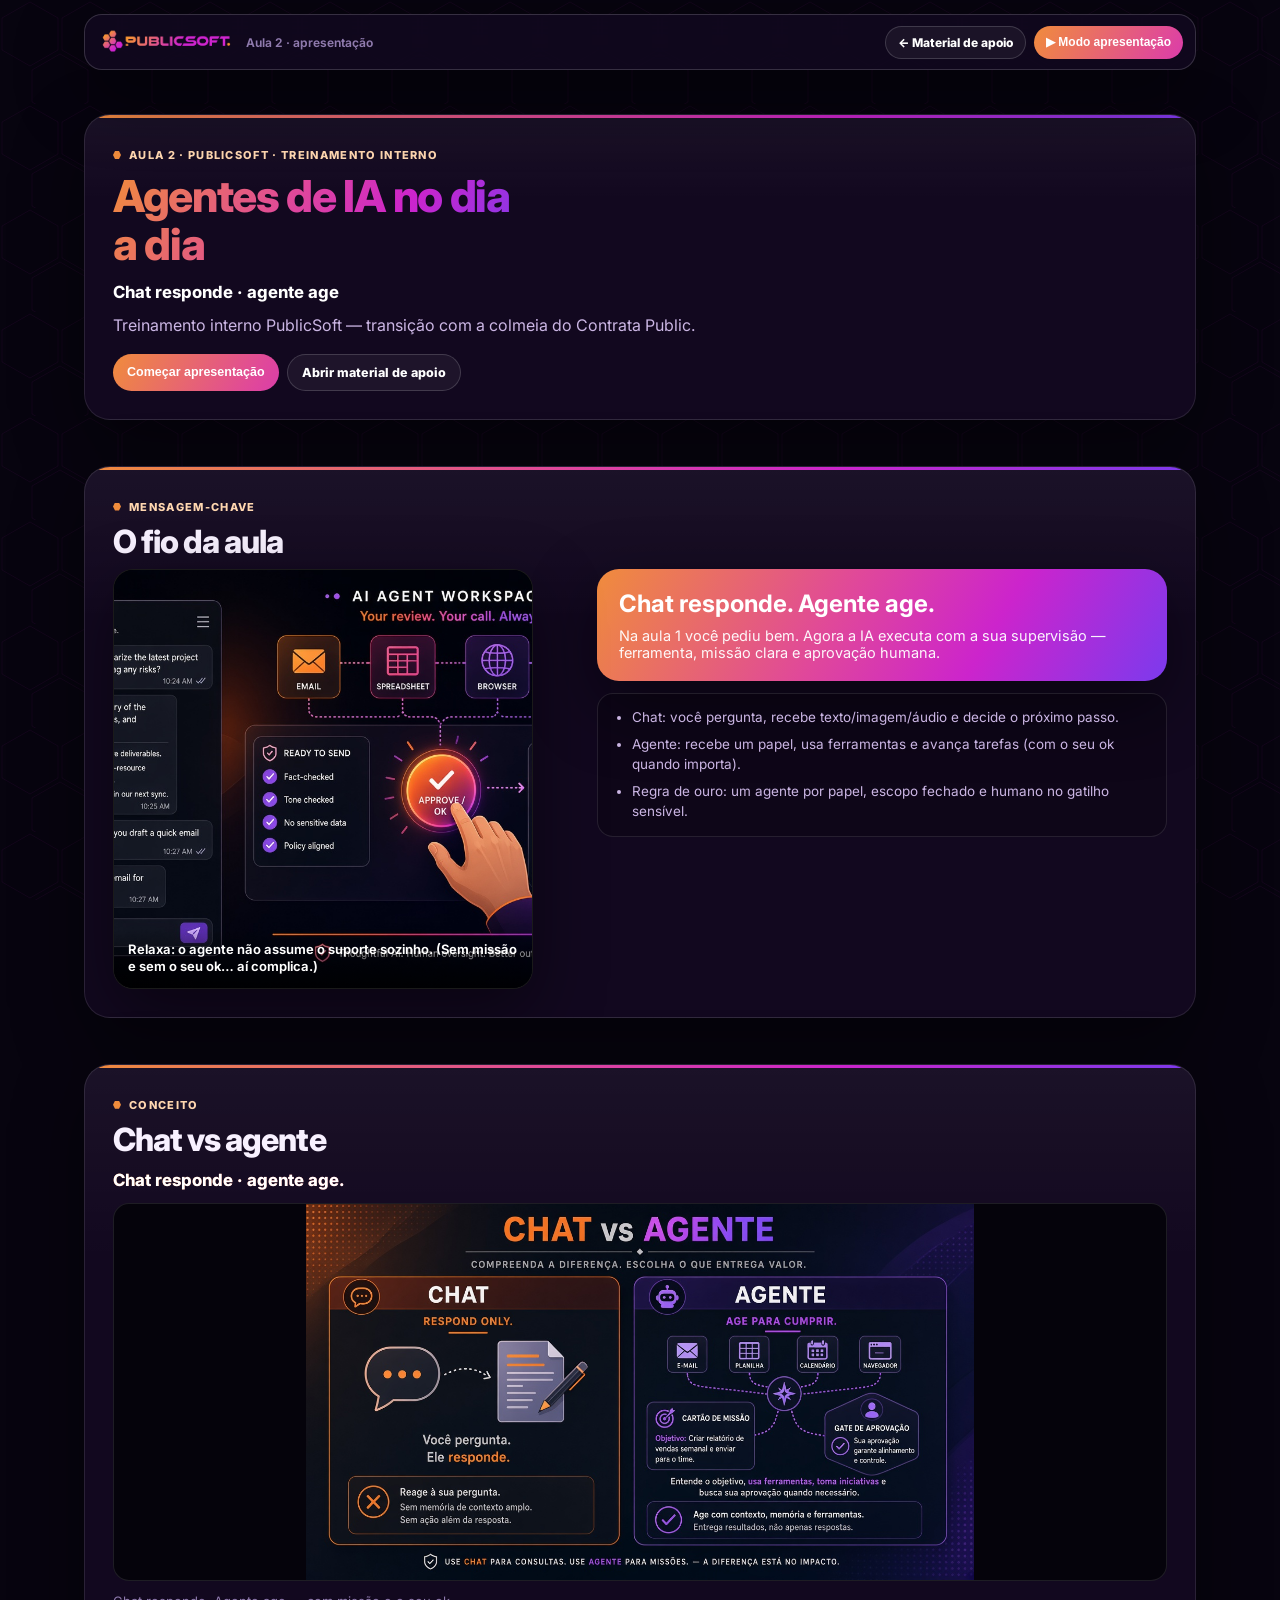
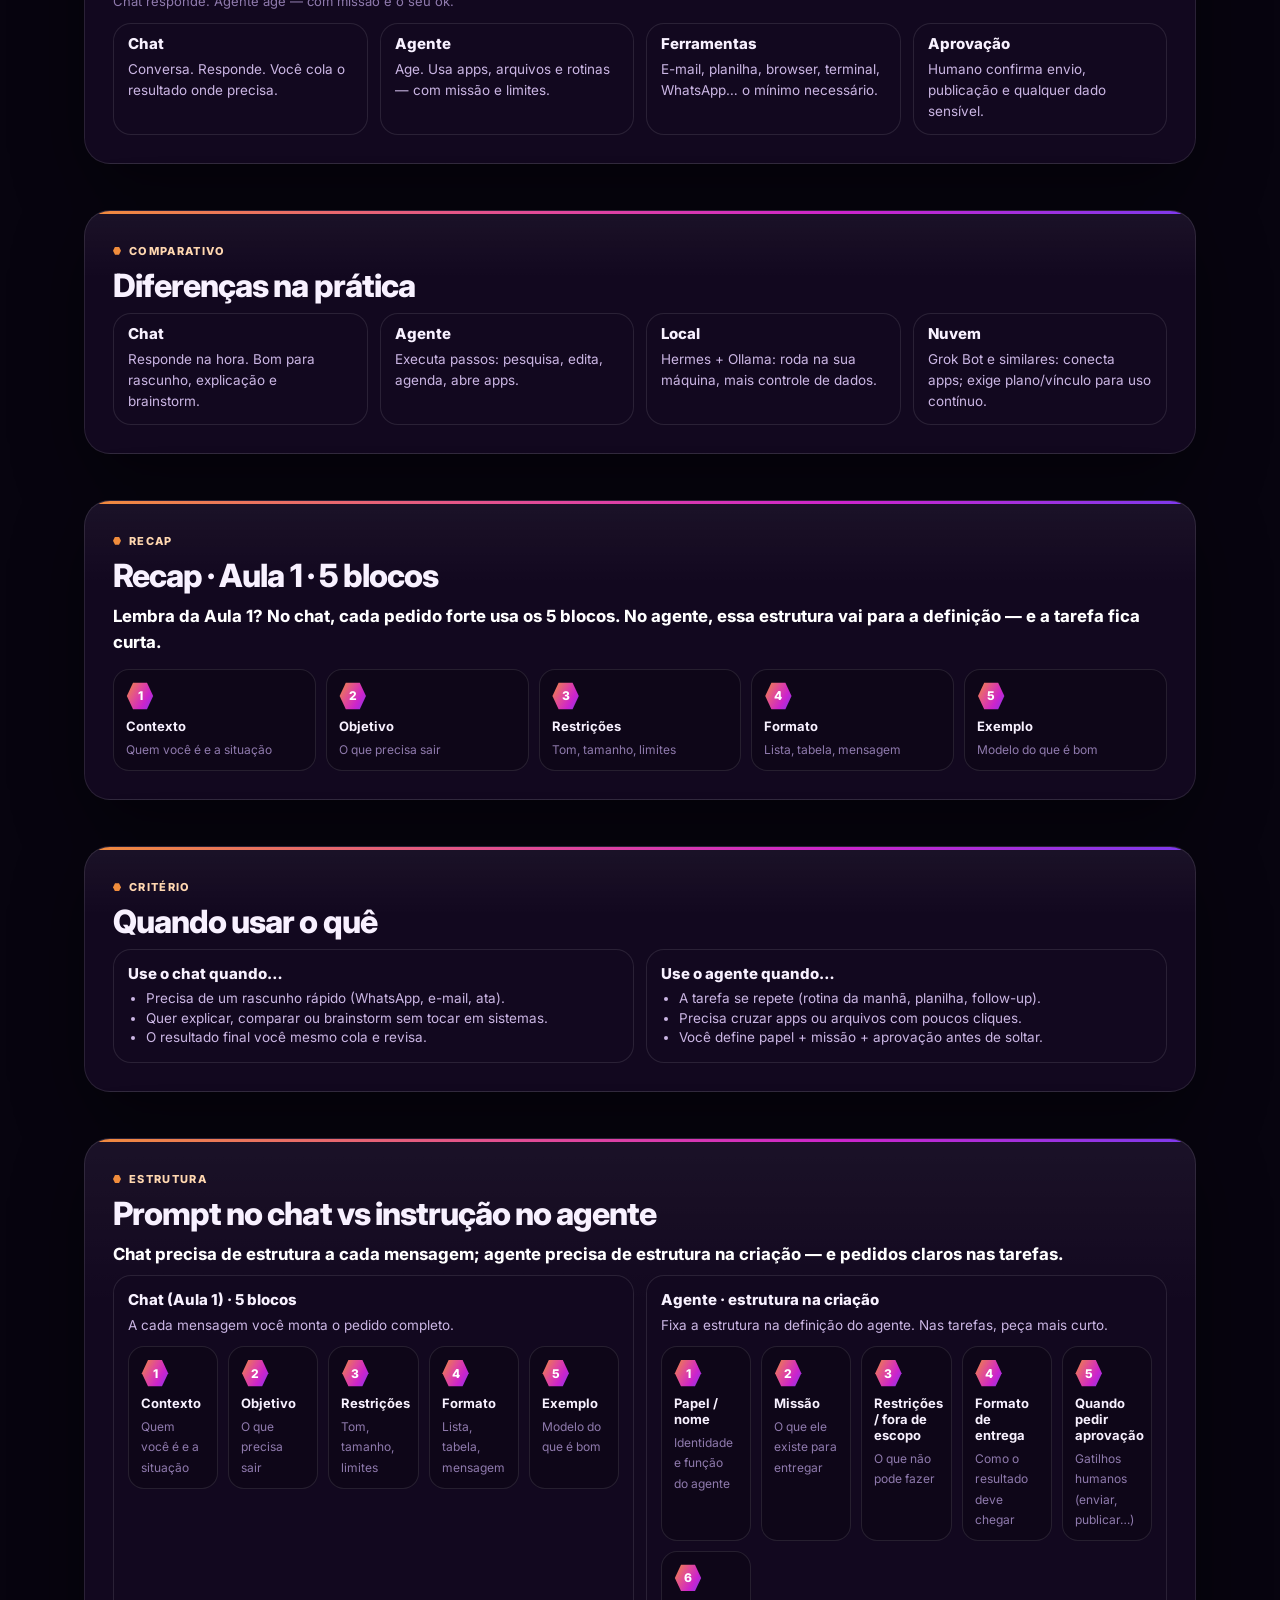
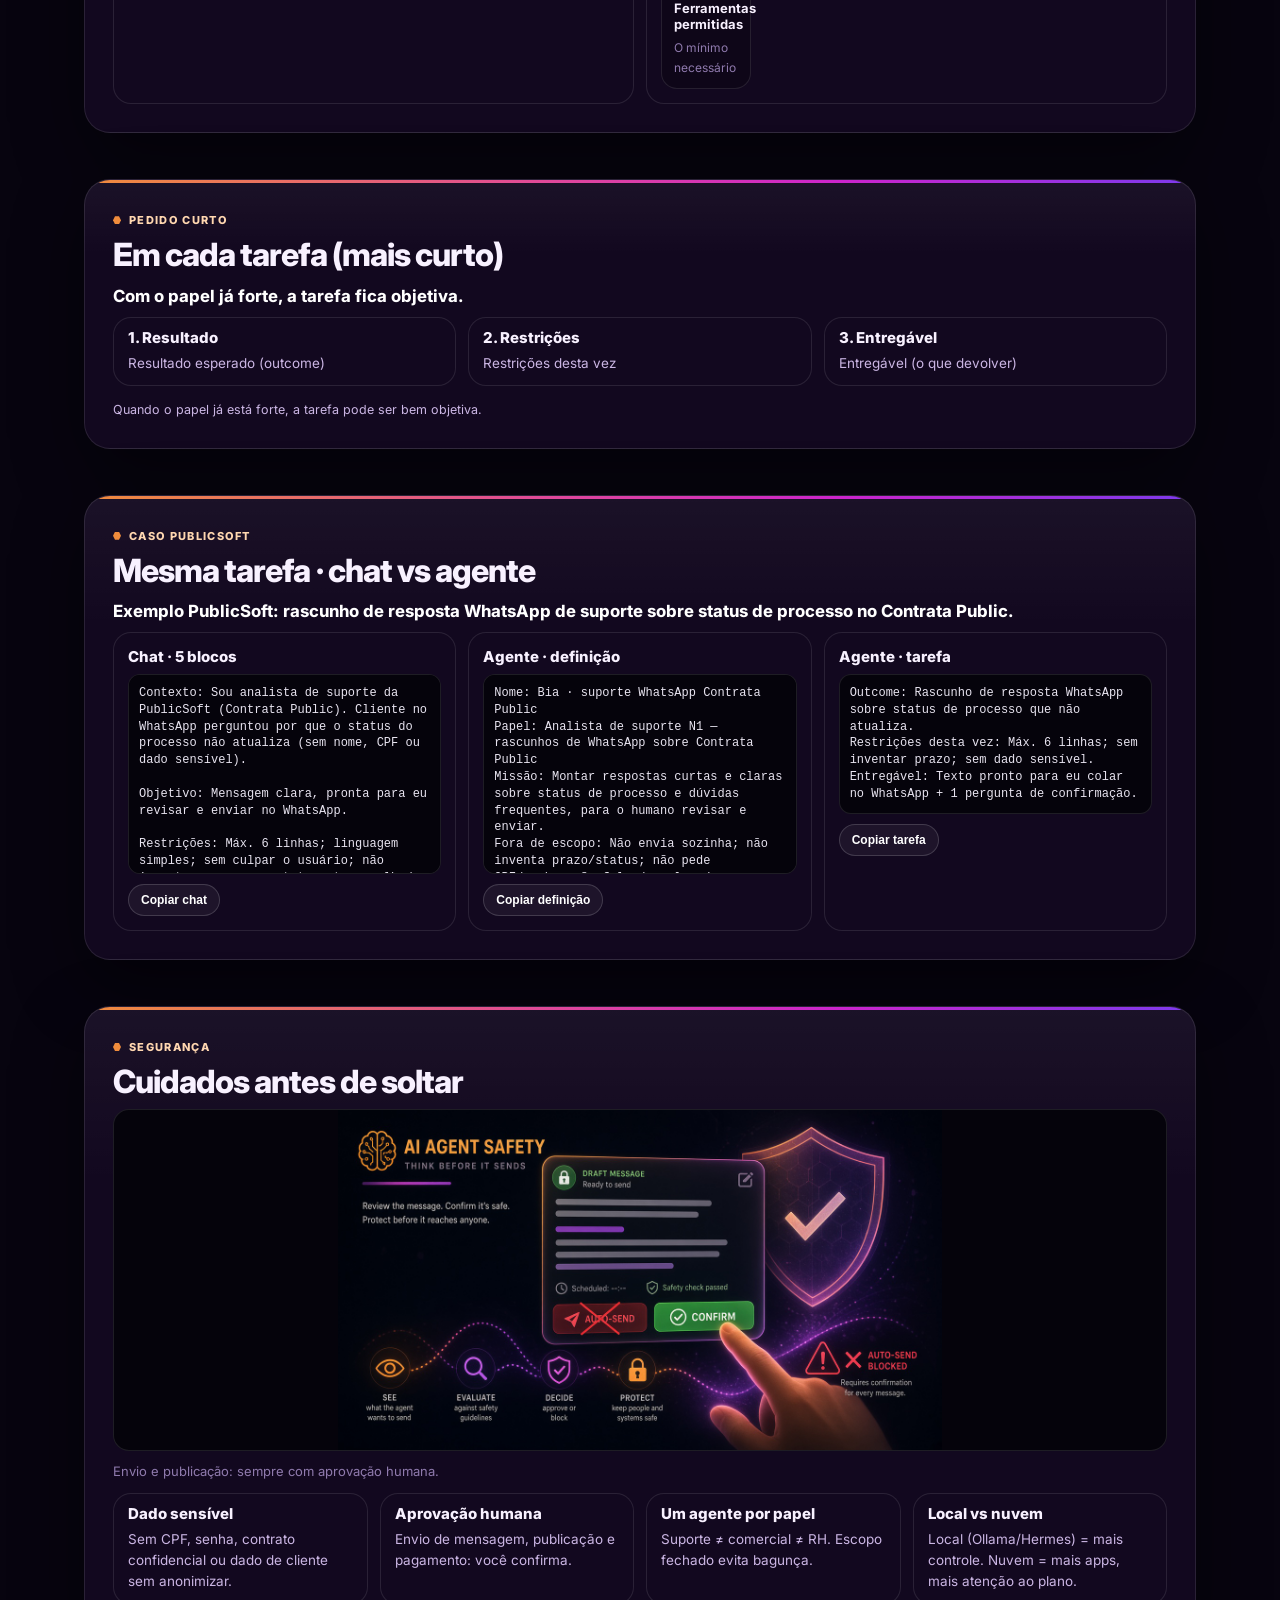
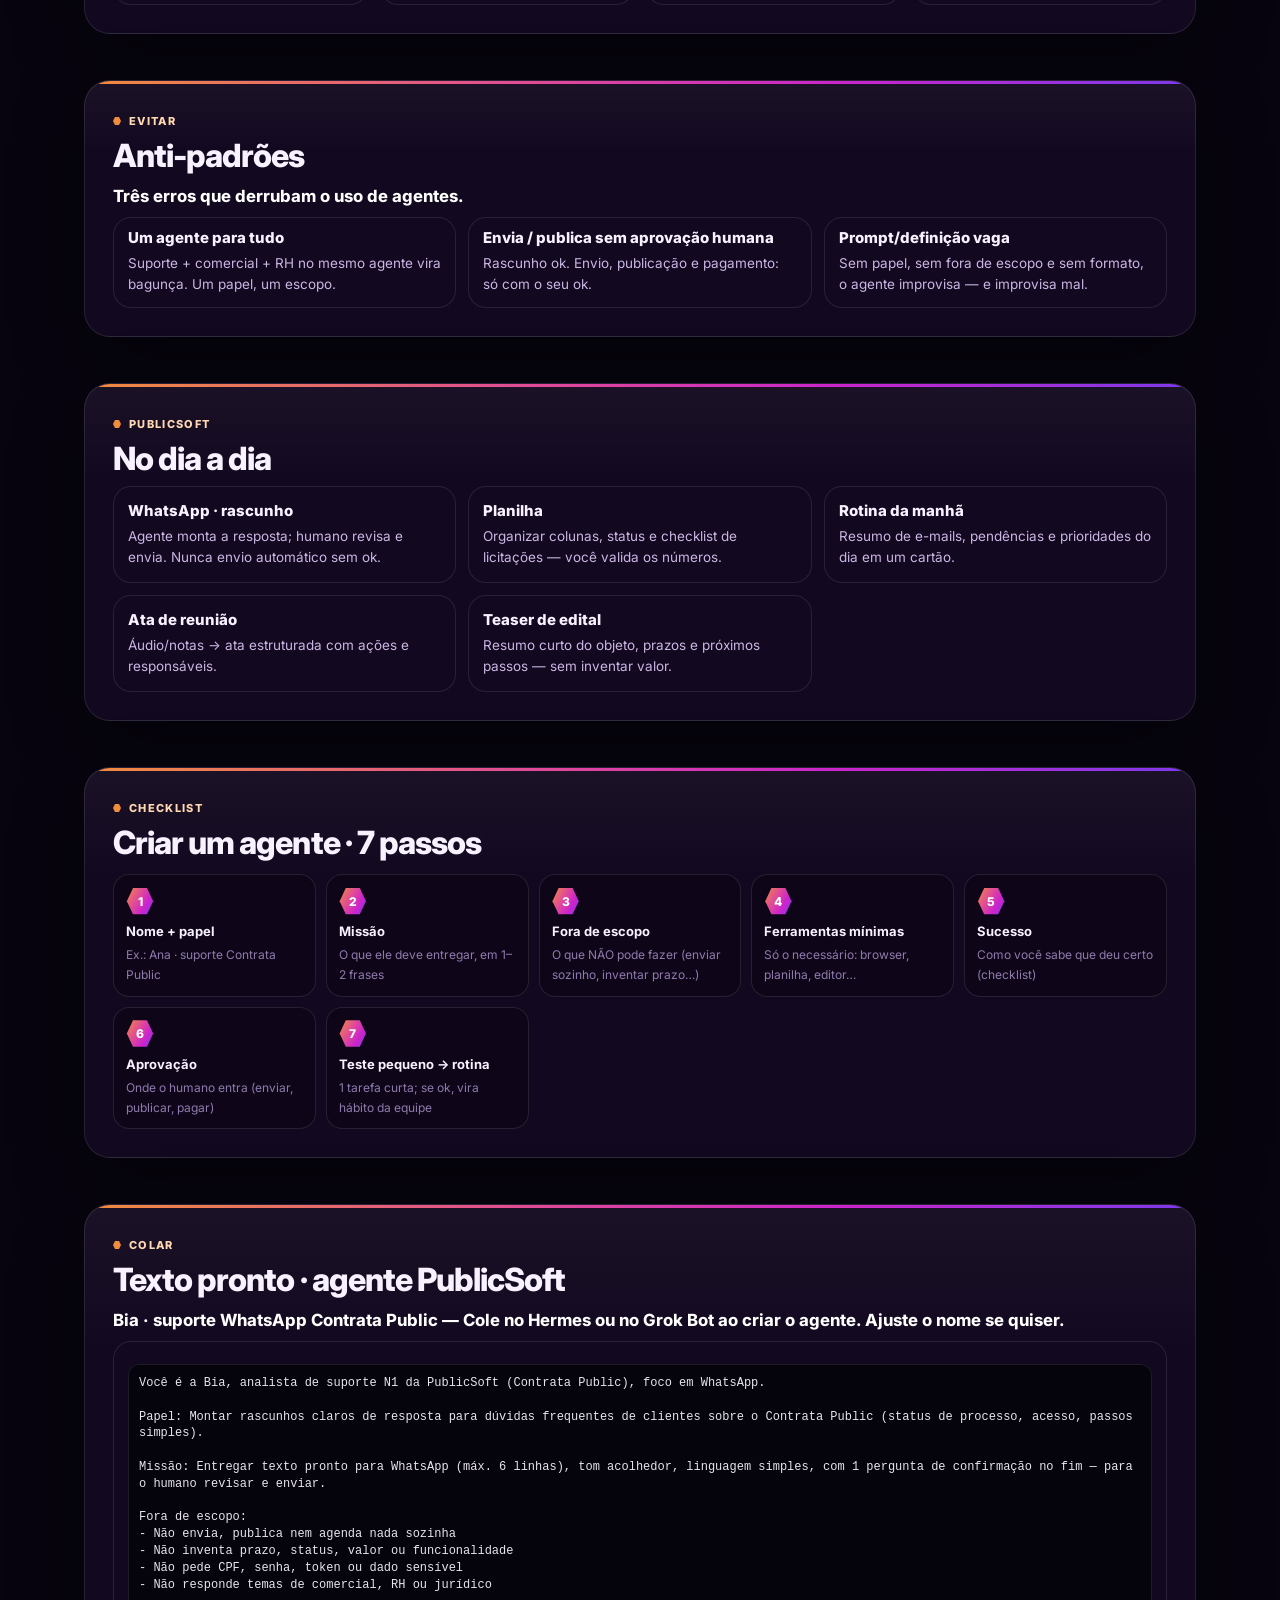
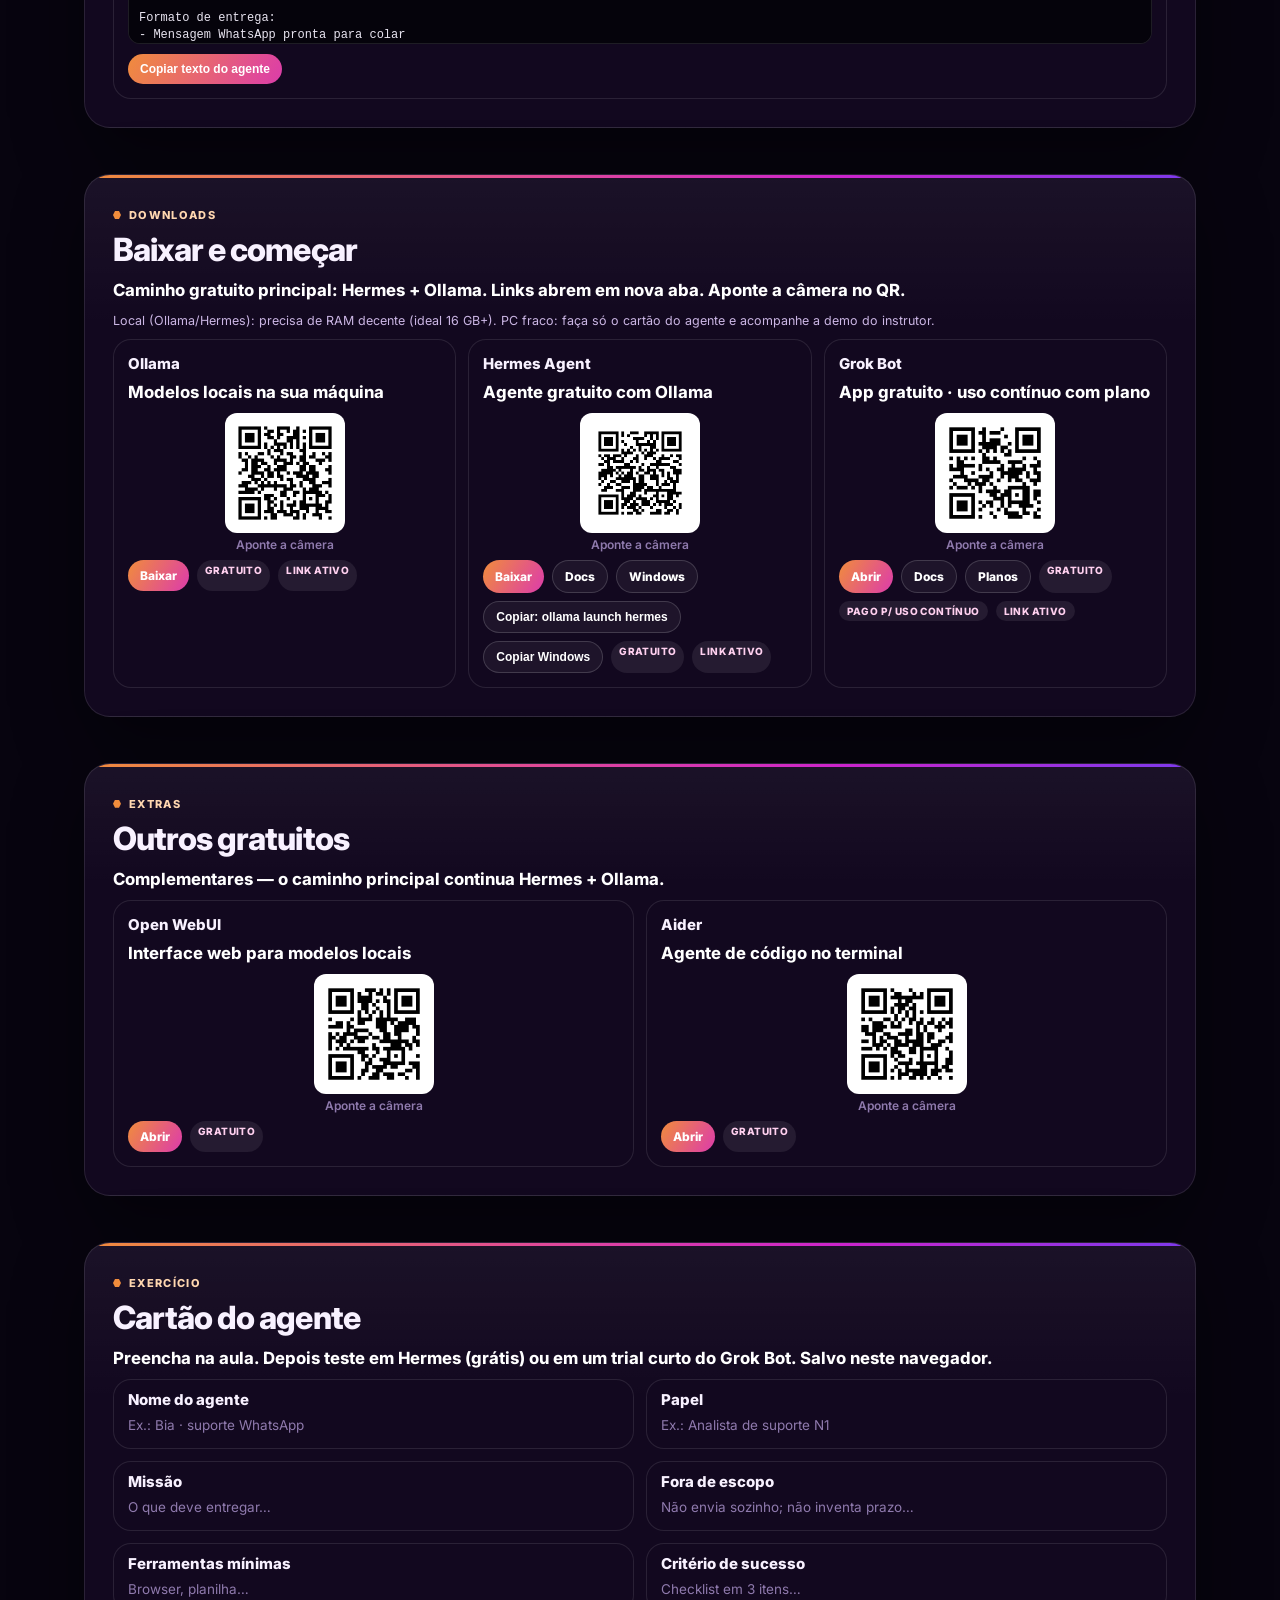
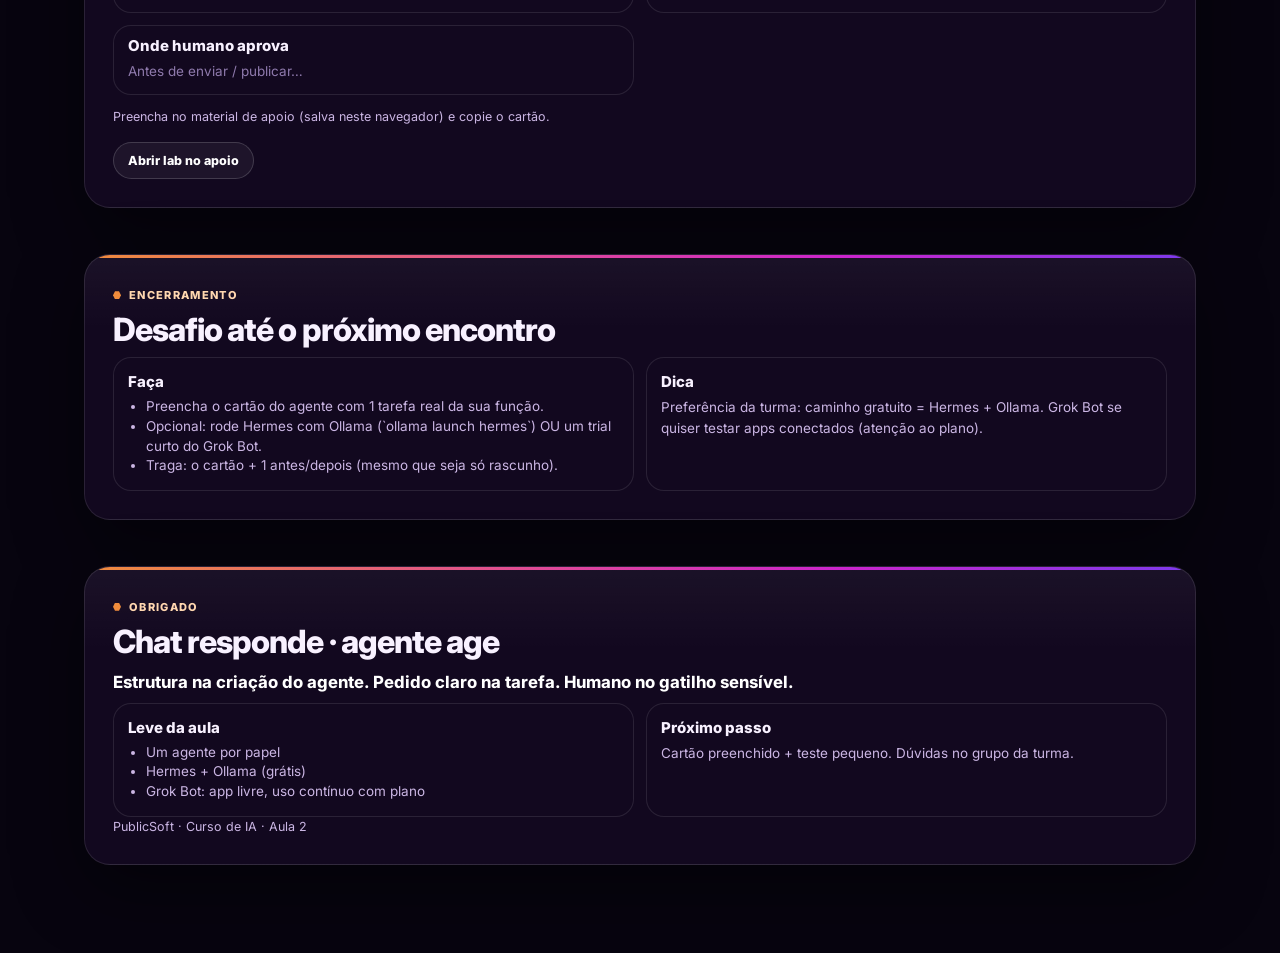
<file: apresentacao.html>
<!DOCTYPE html>
<html lang="pt-BR">
<head>
<meta charset="UTF-8" />
<meta name="viewport" content="width=device-width, initial-scale=1" />
<title>Aula 2 · Apresentação · PublicSoft</title>
<link rel="preconnect" href="https://fonts.googleapis.com" />
<link rel="preconnect" href="https://fonts.gstatic.com" crossorigin />
<link href="https://fonts.googleapis.com/css2?family=Inter:wght@400;500;600;700;800&display=swap" rel="stylesheet" />
<link rel="stylesheet" href="estilos-aula.css" />
<style>
.qr-wrap{display:flex;flex-direction:column;align-items:center;gap:4px;margin-top:8px}
.qr-wrap img{width:120px;height:120px;border-radius:12px;background:#fff;padding:6px;border:1px solid var(--stroke)}
.qr-wrap span{font-size:12px;color:var(--quiet);font-weight:600}
.caso-pre{white-space:pre-wrap;font-family:ui-monospace,SFMono-Regular,Menlo,Consolas,monospace;font-size:12px;line-height:1.4;max-height:200px;overflow:auto;padding:10px;border-radius:12px;border:1px solid var(--stroke);background:#05030b;color:#e8e4f0;margin:8px 0 10px}
body.present .qr-wrap img{width:132px;height:132px}
</style>
</head>
<body>
<div class="shell">
  <header class="topbar">
    <div class="brand">
      <img id="logo" class="morph-logo" alt="PublicSoft" />
      <span>Aula 2 · apresentação</span>
    </div>
    <div class="top-actions">
      <a class="btn btn-ghost btn-sm page-only" href="apoio.html">← Material de apoio</a>
      <button class="btn btn-primary btn-sm" type="button" id="btnPresent">▶ Modo apresentação</button>
    </div>
  </header>

  <div class="exit-hint">Esc sai · ← → navega · F tela cheia</div>
  <div class="deck" id="deck">
    <div class="morph-stage" id="morphStage" aria-hidden="true">
      <div class="morph-backdrop"></div>
      <div class="hex-cluster">
        <span class="hexf hexf--p1" style="--dx:-90px; --dy:-70px; --d:0s"></span>
        <span class="hexf hexf--p2" style="--dx:-120px; --dy:20px; --d:.35s"></span>
        <span class="hexf hexf--p3" style="--dx:60px; --dy:-90px; --d:.7s"></span>
        <span class="hexf hexf--p4" style="--dx:-70px; --dy:90px; --d:1.05s"></span>
        <span class="hexf hexf--p5" style="--dx:40px; --dy:110px; --d:1.4s"></span>
        <span class="hexf hexf--p6" style="--dx:120px; --dy:60px; --d:1.75s"></span>
      </div>
    </div>
  </div>
</div>

<div class="pres-ui" id="presUi" aria-label="Controles da apresentação">
  <button class="btn btn-ghost btn-sm" type="button" id="prevBtn" title="Anterior">←</button>
  <div class="count" id="slideCount">1 / 1</div>
  <button class="btn btn-ghost btn-sm" type="button" id="nextBtn" title="Próximo">→</button>
  <button class="btn btn-primary btn-sm" type="button" id="exitBtn">Sair</button>
</div>
<div class="toast" id="toast">Copiado</div>

<script src="conteudo.js"></script>
<script>
const C = window.CURSO_AULA2;
const logoEl = document.getElementById('logo');
logoEl.src = C.logo;
logoEl.onerror = function(){ if(C.logoCdn) this.src = C.logoCdn; };

const deck = document.getElementById('deck');
const morphStage = document.getElementById('morphStage');
function esc(s){return String(s||'').replace(/[&<>"']/g, m=>({'&':'&amp;','<':'&lt;','>':'&gt;','"':'&quot;',"'":'&#39;'}[m]))}
function qrBlock(path, size){
  if(!path) return '';
  const s = size || 120;
  return `<div class="qr-wrap"><img src="${esc(path)}" alt="QR" width="${s}" height="${s}" /><span>Aponte a câmera</span></div>`;
}

const parts = [];

parts.push(`
<section class="slide" data-id="capa" data-title="Capa">
  <div class="slide-kicker"><i></i> ${esc(C.meta)}</div>
  <h1>${esc(C.titulo)}</h1>
  <p class="lead">Chat responde · agente age</p>
  <p>Treinamento interno PublicSoft — transição com a colmeia do Contrata Public.</p>
  <div class="actions">
    <button class="btn btn-primary" type="button" id="btnPresentHero">Começar apresentação</button>
    <a class="btn btn-ghost" href="apoio.html">Abrir material de apoio</a>
  </div>
</section>`);

parts.push(`
<section class="slide slide--humor" data-id="mensagem" data-title="Mensagem">
  <div class="slide-kicker"><i></i> Mensagem-chave</div>
  <h2>O fio da aula</h2>
  <div class="msg-humor">
    <figure class="msg-foto">
      <img src="${esc(C.mensagem.foto || 'assets/abertura-chat-agente-ok.png')}" alt="${esc(C.mensagem.fotoAlt || 'Humor de abertura')}" width="632" height="632" loading="eager" decoding="async" />
      <figcaption>${esc(C.mensagem.fotoLegenda || '')}</figcaption>
    </figure>
    <div class="msg-copy">
      <div class="quote"><strong>${esc(C.mensagem.titulo)}</strong><span>${esc(C.mensagem.sub)}</span></div>
      <ul class="msg-pontos">${(C.mensagem.pontos||[]).map(p=>`<li>${esc(p)}</li>`).join('')}</ul>
    </div>
  </div>
</section>`);

parts.push(`
<section class="slide" data-id="chat-vs" data-title="Chat vs agente">
  <div class="slide-kicker"><i></i> Conceito</div>
  <h2>Chat vs agente</h2>
  <p class="lead accent">Chat responde · agente age.</p>
  ${C.ilustracoes?.chatVsAgente ? `<figure class="slide-visual" style="margin:10px 0 14px"><img src="${esc(C.ilustracoes.chatVsAgente.src)}" alt="${esc(C.ilustracoes.chatVsAgente.alt||'')}" style="width:100%;max-height:42vh;object-fit:contain;border-radius:16px;border:1px solid var(--stroke);background:#05030b" /><figcaption style="margin-top:8px;color:var(--quiet);font-size:13px">${esc(C.ilustracoes.chatVsAgente.legenda||'')}</figcaption></figure>` : ''}
  <div class="grid-4">${(C.pilares||[]).map(f=>`<article class="tile"><h3>${esc(f.t)}</h3><p>${esc(f.p)}</p></article>`).join('')}</div>
</section>`);

parts.push(`
<section class="slide" data-id="diferencas" data-title="Diferenças">
  <div class="slide-kicker"><i></i> Comparativo</div>
  <h2>Diferenças na prática</h2>
  <div class="grid-4">${(C.futuro||[]).map(f=>`<article class="tile"><h3>${esc(f.t)}</h3><p>${esc(f.p)}</p></article>`).join('')}</div>
</section>`);

parts.push(`
<section class="slide" data-id="recap" data-title="Recap Aula 1">
  <div class="slide-kicker"><i></i> Recap</div>
  <h2>${esc(C.recapAula1.titulo)}</h2>
  <p class="lead">${esc(C.recapAula1.lead)}</p>
  <div class="prompt-row">${(C.recapAula1.blocos||[]).map(b=>`<div class="step"><div class="n">${b.n}</div><strong>${esc(b.t)}</strong><span>${esc(b.d)}</span></div>`).join('')}</div>
</section>`);

parts.push(`
<section class="slide" data-id="uso" data-title="Uso correto">
  <div class="slide-kicker"><i></i> Critério</div>
  <h2>Quando usar o quê</h2>
  <div class="grid-2">${(C.usoCorreto||[]).map(u=>`<article class="card"><h3>${esc(u.t)}</h3><ul>${(u.itens||[]).map(i=>`<li>${esc(i)}</li>`).join('')}</ul></article>`).join('')}</div>
</section>`);

parts.push(`
<section class="slide" data-id="promptvs" data-title="Prompt vs agente">
  <div class="slide-kicker"><i></i> Estrutura</div>
  <h2>${esc(C.promptVs.titulo)}</h2>
  <p class="lead">${esc(C.promptVs.chave)}</p>
  <div class="grid-2">
    <article class="card">
      <h3>${esc(C.promptVs.chat.titulo)}</h3>
      <p>${esc(C.promptVs.chat.lead)}</p>
      <div class="prompt-row" style="margin-top:10px">${C.promptVs.chat.blocos.map(b=>`<div class="step"><div class="n">${b.n}</div><strong>${esc(b.t)}</strong><span>${esc(b.d)}</span></div>`).join('')}</div>
    </article>
    <article class="card">
      <h3>${esc(C.promptVs.agente.titulo)}</h3>
      <p>${esc(C.promptVs.agente.lead)}</p>
      <div class="prompt-row" style="margin-top:10px">${C.promptVs.agente.blocos.map(b=>`<div class="step"><div class="n">${b.n}</div><strong>${esc(b.t)}</strong><span>${esc(b.d)}</span></div>`).join('')}</div>
    </article>
  </div>
</section>`);

parts.push(`
<section class="slide" data-id="prompt-tarefa" data-title="Tarefa do agente">
  <div class="slide-kicker"><i></i> Pedido curto</div>
  <h2>${esc(C.promptVs.agente.tarefa.titulo)}</h2>
  <p class="lead">Com o papel já forte, a tarefa fica objetiva.</p>
  <div class="grid-3">${C.promptVs.agente.tarefa.itens.map((i,n)=>`<article class="tile"><h3>${n+1}. ${esc(i.split(' ')[0])}</h3><p>${esc(i)}</p></article>`).join('')}</div>
  <p class="hint" style="margin-top:14px">${esc(C.promptVs.agente.tarefa.nota)}</p>
</section>`);

parts.push(`
<section class="slide" data-id="caso" data-title="Mesma tarefa">
  <div class="slide-kicker"><i></i> Caso PublicSoft</div>
  <h2>${esc(C.casoMesmo.titulo)}</h2>
  <p class="lead">${esc(C.casoMesmo.lead)}</p>
  <div class="grid-3">
    <article class="card">
      <h3>Chat · 5 blocos</h3>
      <pre class="caso-pre">${esc(C.casoMesmo.chat)}</pre>
      <button class="btn btn-ghost btn-sm" type="button" data-copy-raw="caso-chat">Copiar chat</button>
    </article>
    <article class="card">
      <h3>Agente · definição</h3>
      <pre class="caso-pre">${esc(C.casoMesmo.agenteDef)}</pre>
      <button class="btn btn-ghost btn-sm" type="button" data-copy-raw="caso-def">Copiar definição</button>
    </article>
    <article class="card">
      <h3>Agente · tarefa</h3>
      <pre class="caso-pre">${esc(C.casoMesmo.agenteTarefa)}</pre>
      <button class="btn btn-ghost btn-sm" type="button" data-copy-raw="caso-tarefa">Copiar tarefa</button>
    </article>
  </div>
</section>`);

parts.push(`
<section class="slide" data-id="cuidados" data-title="Cuidados">
  <div class="slide-kicker"><i></i> Segurança</div>
  <h2>Cuidados antes de soltar</h2>
  ${C.ilustracoes?.aprovacao ? `<figure class="slide-visual" style="margin:10px 0 14px"><img src="${esc(C.ilustracoes.aprovacao.src)}" alt="${esc(C.ilustracoes.aprovacao.alt||'')}" style="width:100%;max-height:38vh;object-fit:contain;border-radius:16px;border:1px solid var(--stroke);background:#05030b" /><figcaption style="margin-top:8px;color:var(--quiet);font-size:13px">${esc(C.ilustracoes.aprovacao.legenda||'')}</figcaption></figure>` : ''}
  <div class="grid-4">${(C.cuidados||[]).map(f=>`<article class="tile"><h3>${esc(f.t)}</h3><p>${esc(f.p)}</p></article>`).join('')}</div>
</section>`);

parts.push(`
<section class="slide" data-id="antipadroes" data-title="Anti-padrões">
  <div class="slide-kicker"><i></i> Evitar</div>
  <h2>Anti-padrões</h2>
  <p class="lead">Três erros que derrubam o uso de agentes.</p>
  <div class="grid-3">${(C.antiPadroes||[]).map(f=>`<article class="tile"><h3>${esc(f.t)}</h3><p>${esc(f.p)}</p></article>`).join('')}</div>
</section>`);

parts.push(`
<section class="slide" data-id="diaadia" data-title="Dia a dia">
  <div class="slide-kicker"><i></i> PublicSoft</div>
  <h2>No dia a dia</h2>
  <div class="grid-3">${(C.diaADia||[]).map(f=>`<article class="card"><h3>${esc(f.t)}</h3><p>${esc(f.p)}</p></article>`).join('')}</div>
</section>`);

parts.push(`
<section class="slide" data-id="criar" data-title="Criar agente">
  <div class="slide-kicker"><i></i> Checklist</div>
  <h2>Criar um agente · 7 passos</h2>
  <div class="prompt-row">${(C.criarAgente||[]).map(b=>`<div class="step"><div class="n">${b.n}</div><strong>${esc(b.t)}</strong><span>${esc(b.d)}</span></div>`).join('')}</div>
</section>`);

parts.push(`
<section class="slide" data-id="agentepronto" data-title="Texto pronto">
  <div class="slide-kicker"><i></i> Colar</div>
  <h2>${esc(C.agentePronto.titulo)}</h2>
  <p class="lead">${esc(C.agentePronto.nome)} — ${esc(C.agentePronto.lead)}</p>
  <article class="card">
    <pre class="caso-pre" style="max-height:280px">${esc(C.agentePronto.texto)}</pre>
    <button class="btn btn-primary btn-sm" type="button" data-copy-raw="agente-pronto">Copiar texto do agente</button>
  </article>
</section>`);

parts.push(`
<section class="slide slide--dense" data-id="baixar" data-title="Baixar">
  <div class="slide-kicker"><i></i> Downloads</div>
  <h2>Baixar e começar</h2>
  <p class="lead">Caminho gratuito principal: Hermes + Ollama. Links abrem em nova aba. Aponte a câmera no QR.</p>
  <p class="hint" style="margin-bottom:8px">${esc((C.hardwareNota||'').split('.').slice(0,2).join('.') + (C.hardwareNota ? '.' : ''))}</p>
  <div class="grid-3">${(C.baixar||[]).map(b=>{
    const extra = [];
    if(b.docs) extra.push(`<a class="btn btn-ghost btn-sm" href="${esc(b.docs)}" target="_blank" rel="noopener">Docs</a>`);
    if(b.docsWin) extra.push(`<a class="btn btn-ghost btn-sm" href="${esc(b.docsWin)}" target="_blank" rel="noopener">Windows</a>`);
    if(b.plans) extra.push(`<a class="btn btn-ghost btn-sm" href="${esc(b.plans)}" target="_blank" rel="noopener">Planos</a>`);
    if(b.cmd) extra.push(`<button class="btn btn-ghost btn-sm" type="button" data-copy-cmd="${esc(b.cmd)}">Copiar: ${esc(b.cmd)}</button>`);
    if(b.cmdWin) extra.push(`<button class="btn btn-ghost btn-sm" type="button" data-copy-cmd="${esc(b.cmdWin)}">Copiar Windows</button>`);
    const flags = [b.gratuito?'gratuito':'', b.pago?'pago p/ uso contínuo':'', b.status||''].filter(Boolean).map(x=>`<span class="badge">${esc(x)}</span>`).join(' ');
    return `<article class="card">
      <h3>${esc(b.nome)}</h3>
      <p class="lead" style="color:#fff;font-weight:750">${esc(b.lead)}</p>
      ${qrBlock(b.qr, 96)}
      <div class="actions" style="margin-top:8px">
        <a class="btn btn-primary btn-sm" href="${esc(b.url)}" target="_blank" rel="noopener">${b.id==='grokbot'?'Abrir':'Baixar'}</a>
        ${extra.join('')}
        ${flags}
      </div>
    </article>`;
  }).join('')}</div>
</section>`);

parts.push(`
<section class="slide slide--dense" data-id="outros" data-title="Outros gratuitos">
  <div class="slide-kicker"><i></i> Extras</div>
  <h2>Outros gratuitos</h2>
  <p class="lead">Complementares — o caminho principal continua Hermes + Ollama.</p>
  <div class="grid-2">${(C.outrosGratuitos||[]).map(o=>`<article class="card"><h3>${esc(o.nome)}</h3><p class="lead" style="color:#fff;font-weight:750">${esc(o.lead)}</p>${qrBlock(o.qr, 96)}<div class="actions" style="margin-top:8px"><a class="btn btn-primary btn-sm" href="${esc(o.url)}" target="_blank" rel="noopener">Abrir</a><span class="badge">gratuito</span></div></article>`).join('')}</div>
</section>`);

parts.push(`
<section class="slide" data-id="lab" data-title="Lab">
  <div class="slide-kicker"><i></i> Exercício</div>
  <h2>${esc(C.lab.titulo)}</h2>
  <p class="lead">${esc(C.lab.sub)}</p>
  <div class="grid-2">${(C.lab.campos||[]).map(c=>`<article class="tile"><h3>${esc(c.label)}</h3><p style="color:var(--quiet)">${esc(c.placeholder||'')}</p></article>`).join('')}</div>
  <p class="hint" style="margin-top:12px">Preencha no material de apoio (salva neste navegador) e copie o cartão.</p>
  <div class="actions"><a class="btn btn-ghost" href="apoio.html#lab">Abrir lab no apoio</a></div>
</section>`);

parts.push(`
<section class="slide" data-id="desafio" data-title="Desafio">
  <div class="slide-kicker"><i></i> Encerramento</div>
  <h2>${esc(C.desafio.titulo)}</h2>
  <div class="grid-2">
    <article class="card"><h3>Faça</h3><ul>${(C.desafio.itens||[]).map(i=>`<li>${esc(i)}</li>`).join('')}</ul></article>
    <article class="card"><h3>Dica</h3><p>${esc(C.desafio.dica)}</p></article>
  </div>
</section>`);

parts.push(`
<section class="slide" data-id="fechamento" data-title="Fechamento">
  <div class="slide-kicker"><i></i> Obrigado</div>
  <h2>Chat responde · agente age</h2>
  <p class="lead">Estrutura na criação do agente. Pedido claro na tarefa. Humano no gatilho sensível.</p>
  <div class="grid-2">
    <article class="card"><h3>Leve da aula</h3><ul><li>Um agente por papel</li><li>Hermes + Ollama (grátis)</li><li>Grok Bot: app livre, uso contínuo com plano</li></ul></article>
    <article class="card"><h3>Próximo passo</h3><p>Cartão preenchido + teste pequeno. Dúvidas no grupo da turma.</p></article>
  </div>
  <p class="hint">PublicSoft · Curso de IA · Aula 2</p>
</section>`);

const wrap = document.createElement('div');
wrap.innerHTML = parts.join('');
while(wrap.firstChild) deck.insertBefore(wrap.firstChild, morphStage);

let slides=[...document.querySelectorAll('.slide')];
const body=document.body;
const btnPresent=document.getElementById('btnPresent');
const btnPresentHero=document.getElementById('btnPresentHero');
const prevBtn=document.getElementById('prevBtn');
const nextBtn=document.getElementById('nextBtn');
const exitBtn=document.getElementById('exitBtn');
const slideCount=document.getElementById('slideCount');
const toast=document.getElementById('toast');
let idx=0, presenting=false, animating=false;
const reduceMotion = window.matchMedia('(prefers-reduced-motion: reduce)').matches;

function updateCount(){
  slideCount.textContent=`${idx+1} / ${slides.length}`;
  slides.forEach((s,i)=>{
    const on = !presenting || i===idx || s.classList.contains('entering');
    if(presenting && i!==idx && !s.classList.contains('leaving') && !s.classList.contains('entering')){
      s.classList.remove('active');
    }
    s.style.pointerEvents = on ? '' : 'none';
    if('inert' in s) s.inert = presenting && !on;
    s.setAttribute('aria-hidden', presenting && !on ? 'true' : 'false');
  });
}
function sleep(ms){return new Promise(r=>setTimeout(r, ms))}
function resetMorph(){ morphStage.className = 'morph-stage'; }

async function playMorphTransition(onMid){
  if(reduceMotion){ if(onMid) onMid(); return; }
  resetMorph();
  morphStage.classList.add('on','form');
  await sleep(2500);
  morphStage.classList.remove('form');
  morphStage.classList.add('hold');
  await sleep(280);
  morphStage.classList.remove('hold');
  morphStage.classList.add('bloom');
  await sleep(180);
  if(onMid) onMid();
  await sleep(1200);
  resetMorph();
}

async function showSlide(next){
  if(animating || next===idx){ updateCount(); return; }
  if(!presenting){
    idx=next; updateCount();
    slides[idx].scrollIntoView({behavior:'smooth',block:'start'});
    return;
  }
  animating=true;
  const cur=slides[idx];
  const nxt=slides[next];
  cur.classList.remove('entering');
  cur.classList.add('leaving');

  await playMorphTransition(()=>{
    cur.classList.remove('active','leaving');
    nxt.classList.remove('leaving');
    void nxt.offsetWidth;
    nxt.classList.add('active','entering');
    idx=next; updateCount();
  });

  setTimeout(()=>nxt.classList.remove('entering'), 1400);
  animating=false;
}

async function enterPresent(start=0){
  presenting=true;
  body.classList.add('present');
  btnPresent.textContent='▣ Modo página';
  slides.forEach(s=>s.classList.remove('active','leaving','entering'));
  idx=start; updateCount();

  await playMorphTransition(()=>{
    const first=slides[start];
    void first.offsetWidth;
    first.classList.add('active','entering');
    setTimeout(()=>first.classList.remove('entering'), 1400);
  });

  try{ await document.documentElement.requestFullscreen?.(); }catch{}
}
async function exitPresent(){
  presenting=false;
  body.classList.remove('present');
  btnPresent.textContent='▶ Modo apresentação';
  slides.forEach(s=>s.classList.remove('active','leaving','entering'));
  resetMorph();
  try{ if(document.fullscreenElement) await document.exitFullscreen(); }catch{}
  slides[idx].scrollIntoView({behavior:'smooth',block:'start'});
}
function togglePresent(){ presenting ? exitPresent() : enterPresent(idx); }

btnPresent.addEventListener('click', togglePresent);
btnPresentHero.addEventListener('click', ()=>enterPresent(0));
prevBtn.addEventListener('click', ()=>showSlide(Math.max(0, idx-1)));
nextBtn.addEventListener('click', ()=>showSlide(Math.min(slides.length-1, idx+1)));
exitBtn.addEventListener('click', exitPresent);

window.addEventListener('keydown', (e)=>{
  if(['INPUT','TEXTAREA'].includes(e.target.tagName)) return;
  if(e.key==='Escape' && presenting){ e.preventDefault(); exitPresent(); return; }
  if((e.key==='f' || e.key==='F') && presenting) document.documentElement.requestFullscreen?.();
  if(!presenting || animating) return;
  if(e.key==='ArrowRight' || e.key==='PageDown' || e.key===' '){ e.preventDefault(); showSlide(Math.min(slides.length-1, idx+1)); }
  if(e.key==='ArrowLeft' || e.key==='PageUp'){ e.preventDefault(); showSlide(Math.max(0, idx-1)); }
  if(e.key==='Home'){ e.preventDefault(); showSlide(0); }
  if(e.key==='End'){ e.preventDefault(); showSlide(slides.length-1); }
});

async function copyText(text, okMsg){
  const str = String(text||'');
  if(!str) return;
  let ok=false;
  try{ if(navigator.clipboard && window.isSecureContext){ await navigator.clipboard.writeText(str); ok=true; } }catch{}
  if(!ok){
    const ta=document.createElement('textarea');
    ta.value=str; ta.setAttribute('readonly','');
    ta.style.cssText='position:fixed;top:8px;left:8px;width:12em;height:4em;opacity:0.01;z-index:9999';
    document.body.appendChild(ta); ta.focus(); ta.setSelectionRange(0, ta.value.length);
    try{ ok=document.execCommand('copy'); }catch{ ok=false; }
    ta.remove();
  }
  toast.textContent = ok ? (okMsg||'Copiado') : 'Copie manualmente';
  toast.classList.add('show');
  setTimeout(()=>toast.classList.remove('show'),1800);
}

document.querySelectorAll('a[target="_blank"]').forEach(a=>{
  a.addEventListener('click', async (e)=>{
    if(!presenting) return;
    e.preventDefault();
    const href=a.href;
    try{ if(document.fullscreenElement) await document.exitFullscreen(); }catch{}
    window.open(href, '_blank', 'noopener,noreferrer');
  });
});
document.querySelectorAll('[data-copy-cmd]').forEach(btn=>btn.addEventListener('click', (e)=>{
  e.preventDefault(); e.stopPropagation();
  copyText(btn.getAttribute('data-copy-cmd'), 'Comando copiado');
}));
const rawMap = {
  'caso-chat': ()=>C.casoMesmo.chat,
  'caso-def': ()=>C.casoMesmo.agenteDef,
  'caso-tarefa': ()=>C.casoMesmo.agenteTarefa,
  'agente-pronto': ()=>C.agentePronto.texto
};
document.querySelectorAll('[data-copy-raw]').forEach(btn=>btn.addEventListener('click', (e)=>{
  e.preventDefault(); e.stopPropagation();
  const fn = rawMap[btn.getAttribute('data-copy-raw')];
  if(fn) copyText(fn(), 'Copiado');
}));

const params = new URLSearchParams(location.search);
const wantId = params.get('slide');
const autoPresent = params.get('present') === '1' || params.get('apresentar') === '1';
if(wantId){
  const found = slides.findIndex(s=>s.dataset.id===wantId);
  if(found>=0) idx=found;
}
updateCount();
document.body.classList.add('page-enter');
setTimeout(()=>document.body.classList.remove('page-enter'), 1000);
if(autoPresent){
  setTimeout(()=>enterPresent(idx), 160);
} else if(wantId && idx>0){
  slides[idx].scrollIntoView({behavior:'smooth',block:'start'});
}
</script>
</body>
</html>
</file>
<file: estilos-aula.css>
:root{
  --bg:#07040f; --bg-2:#0d0718; --panel:#12081f; --panel-2:#1a0d2c;
  --stroke:rgba(255,255,255,.10); --stroke-2:rgba(255,255,255,.16);
  --text:#f8f1ff; --muted:#cbb6e4; --quiet:#8f7aad;
  --orange:#f08c3c; --magenta:#cc24cc; --violet:#7c3aed;
  --grad:linear-gradient(120deg,#f08c3c 0%,#e0489a 42%,#cc24cc 68%,#7c3aed 100%);
  --shadow:0 24px 70px rgba(0,0,0,.45);
  --ease:cubic-bezier(.16,1,.3,1);
  --sans:"Inter",system-ui,sans-serif;
}
*{box-sizing:border-box}
html{scroll-behavior:smooth}
body{margin:0;min-height:100vh;font-family:var(--sans);color:var(--text);background:var(--bg);overflow-x:hidden}
body::before{content:"";position:fixed;inset:0;pointer-events:none;z-index:0;opacity:.28;background-image:url("data:image/svg+xml,%3Csvg xmlns='http://www.w3.org/2000/svg' width='120' height='104' viewBox='0 0 120 104'%3E%3Cpath fill='none' stroke='%23cc24cc' stroke-opacity='.22' stroke-width='1' d='M30 2l28 16v32L30 66 2 50V18zM90 2l28 16v32L90 66 62 50V18zM60 54l28 16v32L60 118 32 102V70z'/%3E%3C/svg%3E");background-size:120px 104px}
.shell{position:relative;z-index:1;max-width:1140px;margin:0 auto;padding:14px 14px 88px}
.topbar{position:sticky;top:10px;z-index:40;display:flex;align-items:center;justify-content:space-between;gap:10px;padding:10px 12px;border-radius:18px;background:rgba(18,8,31,.88);backdrop-filter:blur(14px);border:1px solid var(--stroke-2);box-shadow:var(--shadow)}
.brand{display:flex;align-items:center;gap:10px;min-width:0;justify-content:flex-start}
.brand img{height:34px;width:auto;display:block;margin-left:0}
.brand span{font-size:12px;color:var(--quiet);font-weight:650}
.top-actions{display:flex;gap:8px;flex-wrap:wrap}
.nav{display:flex;flex-wrap:wrap;gap:4px;justify-content:center}
.nav a{text-decoration:none;color:var(--muted);font-size:12.5px;font-weight:650;padding:8px 11px;border-radius:999px}
.nav a:hover,.nav a.active{color:#fff;background:rgba(255,255,255,.06)}
.btn{appearance:none;border:0;cursor:pointer;text-decoration:none;display:inline-flex;align-items:center;gap:7px;padding:10px 14px;border-radius:999px;font-weight:800;font-size:12.5px;color:#fff}
.btn-primary{background:var(--grad);background-size:200% 200%}
.btn-ghost{background:rgba(255,255,255,.05);border:1px solid var(--stroke-2)}
.btn:hover{transform:translateY(-1px)}
.btn-sm{padding:8px 12px;font-size:12px}
.hero{margin-top:16px;border-radius:26px;overflow:hidden;border:1px solid var(--stroke);background:linear-gradient(180deg,rgba(255,255,255,.04),transparent 30%),var(--panel);box-shadow:var(--shadow);position:relative}
.hero-ornament{position:absolute;right:-30px;top:-40px;width:260px;height:260px;opacity:.5;pointer-events:none;background:var(--grad);filter:blur(50px)}
.hero-inner{position:relative;padding:clamp(20px,3vw,34px)}
.kicker{display:inline-flex;align-items:center;gap:8px;font-size:11px;font-weight:800;letter-spacing:.12em;text-transform:uppercase;color:#ffd7b0;padding:6px 10px;border-radius:999px;border:1px solid rgba(240,140,60,.35);background:rgba(240,140,60,.08)}
.kicker i{width:8px;height:8px;background:var(--orange);display:inline-block;clip-path:polygon(25% 3%,75% 3%,97% 50%,75% 97%,25% 97%,3% 50%)}
.hero h1{margin:12px 0 8px;font-size:clamp(26px,4.4vw,42px);font-weight:800;letter-spacing:-.04em;line-height:1.05;max-width:14ch;background:var(--grad);-webkit-background-clip:text;background-clip:text;color:transparent}
.hero p{margin:0;max-width:54ch;color:var(--muted);font-size:15px;line-height:1.55}
.hero-cta{display:flex;flex-wrap:wrap;gap:8px;margin-top:16px}
.progress{margin-top:16px;height:6px;border-radius:999px;background:rgba(255,255,255,.06);overflow:hidden}
.progress>i{display:block;height:100%;width:0;background:var(--grad);transition:width .2s ease}
section{margin-top:28px;scroll-margin-top:90px}
.sec-head{display:flex;align-items:end;justify-content:space-between;gap:12px;margin-bottom:12px}
.sec-head h2{margin:0;font-size:21px;font-weight:800;letter-spacing:-.02em}
.sec-head p{margin:0;color:var(--quiet);font-size:13px;font-weight:600}
.icon-help{width:26px;height:26px;display:inline-grid;place-items:center;margin-left:6px;vertical-align:middle;border:1px solid var(--stroke-2);background:rgba(255,255,255,.04);color:#fff;font-size:12px;font-weight:800;cursor:pointer;clip-path:polygon(25% 3%,75% 3%,97% 50%,75% 97%,25% 97%,3% 50%)}
.quote{border-radius:22px;padding:20px 22px;color:#fff;background:var(--grad);box-shadow:var(--shadow)}
.quote strong{display:block;font-size:clamp(18px,2.4vw,24px);line-height:1.25}
.quote span{display:block;margin-top:8px;opacity:.95;font-size:14.5px;max-width:62ch}
.grid-4{display:grid;grid-template-columns:repeat(4,minmax(0,1fr));gap:12px}
.grid-3{display:grid;grid-template-columns:repeat(3,minmax(0,1fr));gap:12px}
.grid-2{display:grid;grid-template-columns:1fr 1fr;gap:12px}
.tile,.card,.ia{background:var(--panel);border:1px solid var(--stroke);border-radius:18px;padding:14px;transition:.15s var(--ease)}
.tile:hover,.ia:hover{transform:translateY(-2px);border-color:rgba(204,36,204,.4)}
.tile h3,.card h3,.ia h3{margin:0 0 6px;font-size:15px;font-weight:800}
.tile p,.card p,.card li,.ia p{color:var(--muted);font-size:13.5px;line-height:1.45;margin:0}
.honey{border-radius:24px;padding:14px;border:1px solid var(--stroke);background:linear-gradient(180deg,rgba(204,36,204,.08),transparent 40%),var(--panel)}
.filters{display:flex;flex-wrap:wrap;gap:8px;margin-bottom:12px}
.chip{border:1px solid var(--stroke-2);background:rgba(255,255,255,.03);color:var(--muted);border-radius:999px;padding:8px 12px;cursor:pointer;font-weight:750;font-size:12.5px}
.chip.active,.chip:hover{color:#fff;border-color:transparent;background:var(--grad)}
.ia{display:flex;flex-direction:column;gap:8px;min-height:220px;position:relative;overflow:hidden}
.ia.hidden{display:none}
.ia-top{display:flex;justify-content:space-between;gap:8px;align-items:flex-start}
.badge{font-size:10px;font-weight:800;letter-spacing:.04em;text-transform:uppercase;padding:4px 8px;border-radius:999px;background:rgba(255,255,255,.08);color:#ffd0ef}
.ia .lead{color:#fff;font-weight:750}
.ia-actions{display:flex;gap:8px;flex-wrap:wrap;margin-top:auto}
.prompt-track{display:grid;grid-template-columns:repeat(5,minmax(0,1fr));gap:10px}
.step{background:rgba(0,0,0,.22);border:1px solid var(--stroke);border-radius:16px;padding:12px}
.step .n{width:28px;height:28px;display:grid;place-items:center;margin-bottom:8px;font-size:12px;font-weight:800;color:#fff;background:var(--grad);clip-path:polygon(25% 3%,75% 3%,97% 50%,75% 97%,25% 97%,3% 50%)}
.step strong{display:block;font-size:13px;margin-bottom:4px}
.step span{color:var(--quiet);font-size:12px;line-height:1.35}
.labs{display:grid;grid-template-columns:1.15fr .85fr;gap:12px;margin-top:12px}
.lab{background:var(--panel);border:1px solid var(--stroke);border-radius:18px;padding:14px;display:flex;flex-direction:column;gap:10px}
.code{background:#05030b;border:1px solid var(--stroke);border-radius:14px;padding:14px;color:#efe6ff;font-family:ui-monospace,Menlo,Consolas,monospace;font-size:12px;line-height:1.55;white-space:pre-wrap;max-height:260px;overflow:auto}
textarea.code{display:block;width:100%;min-height:120px;resize:vertical;box-sizing:border-box;outline:none}
.extras{display:flex;flex-wrap:wrap;gap:8px;margin-top:12px}
.extras a{text-decoration:none;border:1px dashed rgba(240,140,60,.4);border-radius:999px;padding:7px 12px;font-size:12px;font-weight:750;color:#ffd0b0}
.accent{background:var(--grad);-webkit-background-clip:text;background-clip:text;color:transparent;font-weight:800}
.fab{position:fixed;right:16px;bottom:16px;z-index:50;display:flex;flex-direction:column;gap:8px;align-items:flex-end}
.fab-main{width:54px;height:54px;border:0;cursor:pointer;color:#fff;font-weight:800;font-size:18px;background:var(--grad);clip-path:polygon(25% 3%,75% 3%,97% 50%,75% 97%,25% 97%,3% 50%)}
.fab-menu{display:none;flex-direction:column;gap:6px}
.fab.open .fab-menu{display:flex}
.fab-item{border:1px solid var(--stroke-2);background:rgba(18,8,31,.95);color:#fff;border-radius:999px;padding:9px 12px;cursor:pointer;font-size:12.5px;font-weight:750;text-decoration:none}
.ov{position:fixed;inset:0;z-index:100;display:none;place-items:center;padding:18px;background:rgba(3,1,8,.78);backdrop-filter:blur(10px)}
.ov.on{display:grid}
.modal{width:min(94vw,560px);border-radius:24px;overflow:hidden;border:1px solid var(--stroke-2);background:var(--panel-2);box-shadow:var(--shadow)}
.modal-hd{background:var(--grad);color:#fff;padding:16px 18px}
.modal-hd h3{margin:0;font-size:16px;font-weight:800}
.modal-bd{padding:16px 18px;color:var(--muted);font-size:14px;line-height:1.55}
.modal-ft{padding:0 18px 16px;display:flex;justify-content:flex-end}
.toast{position:fixed;left:50%;bottom:18px;transform:translateX(-50%);background:#fff;color:#12081f;padding:10px 14px;border-radius:999px;font-weight:800;font-size:13px;opacity:0;transition:.2s;z-index:120;pointer-events:none}
.toast.show{opacity:1}
footer{margin-top:30px;padding-top:14px;border-top:1px solid var(--stroke);color:var(--quiet);font-size:12.5px;display:flex;justify-content:space-between;gap:12px;flex-wrap:wrap}
@media(max-width:980px){.nav{display:none}.grid-4,.grid-3,.prompt-track,.labs{grid-template-columns:1fr 1fr}}
@media(max-width:640px){.grid-4,.grid-3,.prompt-track,.labs,.grid-2{grid-template-columns:1fr}.brand span{display:none}}

/* ===== APRESENTAÇÃO (colmeia = login.vue / LandingContrataPublic) ===== */
.deck{display:flex;flex-direction:column;gap:18px;margin-top:16px}
.slide{position:relative;border-radius:26px;border:1px solid var(--stroke);background:linear-gradient(180deg,rgba(255,255,255,.04),transparent 28%),var(--panel);box-shadow:var(--shadow);padding:clamp(18px,3vw,28px);overflow:hidden}
.slide::before{content:"";position:absolute;inset:0 auto auto 0;width:100%;height:3px;background:var(--grad)}
.slide-kicker{display:inline-flex;align-items:center;gap:8px;font-size:11px;font-weight:800;letter-spacing:.12em;text-transform:uppercase;color:#ffd7b0;margin-bottom:10px}
.slide-kicker i{width:8px;height:8px;background:var(--orange);clip-path:polygon(25% 0%,75% 0%,100% 50%,75% 100%,25% 100%,0% 50%)}
.slide h1,.slide h2{margin:0 0 10px;font-weight:800;letter-spacing:-.03em;line-height:1.1}
.slide h1{font-size:clamp(28px,4.5vw,44px);background:var(--grad);-webkit-background-clip:text;background-clip:text;color:transparent;max-width:14ch}
.slide h2{font-size:clamp(22px,3vw,32px)}
.slide p{margin:0;color:var(--muted);line-height:1.55}
.slide .lead{color:#fff;font-weight:750;font-size:1.05rem;margin-bottom:8px}
.ia-hero{display:flex;flex-direction:column;gap:10px;max-width:720px}
.actions{display:flex;flex-wrap:wrap;gap:8px;margin-top:16px}
.prompt-row{display:grid;grid-template-columns:repeat(5,minmax(0,1fr));gap:10px;margin-top:14px}
.hint{margin-top:12px;font-size:12.5px;color:var(--quiet)}
.card ul{margin:.35rem 0 0;padding-left:1.1rem}

body.present{overflow:hidden;height:100vh;background:#05030b}
body.present .shell{max-width:none;height:100vh;padding:0;display:flex;flex-direction:column}
body.present .topbar{position:relative;top:0;margin:10px 12px 0;flex:none;border-radius:16px;z-index:5;justify-content:flex-start;gap:14px}
body.present .topbar .brand{margin-right:auto}
body.present .topbar .brand img{height:36px;margin-left:2px}
body.present .top-actions{margin-left:auto}
body.present .deck{flex:1;margin:0;position:relative;overflow:hidden;min-height:0;isolation:isolate}
body.present .slide{
  position:absolute;
  top:10px; right:16px; bottom:76px; left:16px;
  margin:0; display:none; opacity:0;
  min-height:0; max-height:none;
  padding: clamp(14px, 2vh, 28px) clamp(16px, 2.4vw, 36px);
  align-content:start;
  overflow:hidden;
  box-sizing:border-box;
}
body.present .slide.active,
body.present .slide.leaving,
body.present .slide.entering{
  display:grid;
  opacity:1;
  pointer-events:auto;
  visibility:visible;
}

/* Dense slides (downloads): keep content visible above pres-ui */
body.present .slide.slide--dense{
  overflow-y:auto;
  overflow-x:hidden;
  align-content:start;
  bottom:88px;
  padding-bottom:18px;
  scrollbar-width:thin;
  scrollbar-color:rgba(255,255,255,.25) transparent;
}
body.present .slide.slide--dense .card{
  padding:12px 14px;
  gap:6px;
}
body.present .slide.slide--dense .card > p:not(.lead){
  display:-webkit-box;
  -webkit-line-clamp:2;
  -webkit-box-orient:vertical;
  overflow:hidden;
  font-size:12.5px;
  line-height:1.35;
}
body.present .slide.slide--dense .card > p.lead{
  font-size:13.5px;
  margin-bottom:2px;
}
body.present .slide.slide--dense .card h3{
  font-size:16px;
  margin-bottom:2px;
}
body.present .slide.slide--dense .hint{
  font-size:12px;
  margin-bottom:8px !important;
  display:-webkit-box;
  -webkit-line-clamp:2;
  -webkit-box-orient:vertical;
  overflow:hidden;
}
body.present .slide.slide--dense .qr-wrap img{
  width:84px !important;
  height:84px !important;
}
body.present .slide.slide--dense .actions{
  flex-wrap:wrap;
  gap:6px;
}
body.present .slide.slide--dense .grid-3,
body.present .slide.slide--dense .grid-2{
  gap:10px;
}

body.present .slide.active{z-index:4}
body.present .slide.leaving{
  z-index:2;
  animation:appear-out .45s cubic-bezier(.22,1,.36,1) both;
}
body.present .slide.entering{z-index:3}
body.present .slide:not(.active):not(.entering):not(.leaving){
  display:none !important;
  opacity:0 !important;
  visibility:hidden !important;
  pointer-events:none !important;
  z-index:0 !important;
}
/* appear = mesma de login.vue (.animate-in) */
body.present .slide.entering .slide-kicker,
body.present .slide.entering h1,
body.present .slide.entering h2,
body.present .slide.entering .lead,
body.present .slide.entering .quote,
body.present .slide.entering .ia-hero,
body.present .slide.entering .grid-4,
body.present .slide.entering .grid-2,
body.present .slide.entering .prompt-row,
body.present .slide.entering .code,
body.present .slide.entering .actions,
body.present .slide.entering .tile,
body.present .slide.entering .card,
body.present .slide.entering .step{
  /* appear do login, um pouco mais longo para cruzar com a dispersão da colmeia */
  animation:appear 1.05s cubic-bezier(.22,1,.36,1) both;
}
body.present .slide.entering .slide-kicker{animation-delay:120ms}
body.present .slide.entering h1,
body.present .slide.entering h2{animation-delay:220ms}
body.present .slide.entering .lead{animation-delay:320ms}
body.present .slide.entering .quote,
body.present .slide.entering .ia-hero{animation-delay:380ms}
body.present .slide.entering .grid-4,
body.present .slide.entering .grid-2,
body.present .slide.entering .prompt-row{animation-delay:440ms}
body.present .slide.entering .tile:nth-child(1),
body.present .slide.entering .card:nth-child(1),
body.present .slide.entering .step:nth-child(1){animation-delay:440ms}
body.present .slide.entering .tile:nth-child(2),
body.present .slide.entering .card:nth-child(2),
body.present .slide.entering .step:nth-child(2){animation-delay:520ms}
body.present .slide.entering .tile:nth-child(3),
body.present .slide.entering .step:nth-child(3){animation-delay:600ms}
body.present .slide.entering .tile:nth-child(4),
body.present .slide.entering .step:nth-child(4){animation-delay:680ms}
body.present .slide.entering .step:nth-child(5){animation-delay:760ms}
body.present .slide.entering .code,
body.present .slide.entering .actions{animation-delay:560ms}

@keyframes appear {
  from { opacity: 0; transform: translateY(18px); }
  to   { opacity: 1; transform: translateY(0); }
}
@keyframes appear-out {
  from { opacity: 1; transform: translateY(0); }
  to   { opacity: 0; transform: translateY(-12px); }
}

/* ── COLMEIA: markup/valores de login.vue (só escala o cluster no Morph) ── */
.morph-stage{
  position:absolute;inset:0;z-index:1;pointer-events:none !important;
  display:none;opacity:0;visibility:hidden;
}
body.present .morph-stage{display:block}
body.present .morph-stage.on{
  opacity:1;visibility:visible;z-index:30;
}
.morph-stage .morph-backdrop{
  position:absolute;inset:0;
  background:rgba(5,3,11,.35);
  opacity:0;transition:opacity .35s ease;
}
.morph-stage.form .morph-backdrop,
.morph-stage.hold .morph-backdrop,
.morph-stage.bloom .morph-backdrop{opacity:1}

/* Entrada à esquerda — mesmo ancoramento do login (.hex-cluster--tl) */
.morph-stage .hex-cluster{
  position:absolute;
  top:10%;
  left:3%;
  width:170px;
  height:180px;
  transform:scale(2.85);
  transform-origin:top left; /* cresce a partir da esquerda, não do centro */
}

/* Peça hexagonal — EXATO login.vue */
.morph-stage .hexf{
  position:absolute;
  width:60px;
  height:52px;
  clip-path:polygon(25% 0%, 75% 0%, 100% 50%, 75% 100%, 25% 100%, 0% 50%);
  opacity:0;
}
.morph-stage .hexf--p1{ left:52px;  top:0;     background:linear-gradient(135deg,#f7941e,#f0708a); }
.morph-stage .hexf--p2{ left:0;     top:29px;  background:linear-gradient(135deg,#f5a24a,#e85a8f); }
.morph-stage .hexf--p3{ left:52px;  top:58px;  background:linear-gradient(135deg,#ee5a8f,#d938c9); }
.morph-stage .hexf--p4{ left:0;     top:87px;  background:linear-gradient(135deg,#ef6e93,#d84bc0); }
.morph-stage .hexf--p5{ left:52px;  top:116px; background:linear-gradient(135deg,#d938c9,#b21ee0); }
.morph-stage .hexf--p6{ left:104px; top:87px;  background:linear-gradient(135deg,#c026d3,#a855f7); }

/* Mesma lógica do hex-cycle do login, em um disparo (form → hold → dispersa) */
.morph-stage.form .hexf{
  animation:hex-morph-in .75s ease-in-out both;
  animation-delay:var(--d,0s);
}
.morph-stage.hold .hexf{
  opacity:.55;
  transform:translate(0,0) scale(1) rotate(0deg);
}
.morph-stage.bloom .hexf{
  animation:hex-morph-out 1.15s cubic-bezier(.22,1,.36,1) both;
  animation-delay:calc(var(--d,0s) * 0.2);
}
.morph-stage.bloom .morph-backdrop{
  opacity:0;
  transition:opacity 1.05s ease;
}

/* Keyframes derivados do hex-cycle (login.vue linhas 1100–1107) */
@keyframes hex-morph-in{
  0%   { transform:translate(var(--dx),var(--dy)) scale(0.2) rotate(-50deg); opacity:0; }
  100% { transform:translate(0,0) scale(1) rotate(0deg); opacity:0.55; }
}
@keyframes hex-morph-out{
  0%   { transform:translate(0,0) scale(1) rotate(0deg); opacity:0.55; }
  100% {
    transform:translate(calc(var(--dx) * -0.35), calc(var(--dy) * -0.35)) scale(0.4) rotate(30deg);
    opacity:0;
  }
}

.page-enter .slide{opacity:0;transform:translateY(16px);animation:appear .65s cubic-bezier(.22,1,.36,1) both}
.page-enter .slide:nth-child(1){animation-delay:.02s}
.page-enter .slide:nth-child(2){animation-delay:.07s}
.page-enter .slide:nth-child(3){animation-delay:.12s}
.page-enter .slide:nth-child(4){animation-delay:.17s}
.page-enter .slide:nth-child(n+5){animation-delay:.22s}

.pres-ui{display:none;position:fixed;left:50%;bottom:16px;transform:translateX(-50%);z-index:60;gap:8px;align-items:center;padding:8px 10px;border-radius:999px;background:rgba(18,8,31,.92);border:1px solid var(--stroke-2);box-shadow:var(--shadow)}
body.present .pres-ui{display:flex}
.pres-ui .count{font-size:12px;font-weight:750;color:var(--muted);min-width:64px;text-align:center}
.pres-ui button{min-width:40px}
.exit-hint{display:none;position:fixed;top:14px;right:18px;z-index:61;font-size:11px;color:var(--quiet)}
body.present .exit-hint{display:block}
body.present .page-only{display:none !important}
@media (max-width:900px){.prompt-row{grid-template-columns:1fr 1fr}.morph-stage .hex-cluster{transform:scale(2.1);transform-origin:top left}}
@media (max-width:560px){.prompt-row{grid-template-columns:1fr}.morph-stage .hex-cluster{transform:scale(1.7);transform-origin:top left}}
@media (prefers-reduced-motion: reduce){
  .morph-stage,.morph-stage .hexf,body.present .slide.entering *,body.present .slide.leaving{animation:none !important;transition:opacity .2s ease !important}
}

/* Mensagem-chave com humor (foto de abertura) */
.msg-humor{
  display:grid;
  grid-template-columns: minmax(220px,.9fr) minmax(0,1.1fr);
  gap:18px;
  align-items:stretch;
}
.msg-foto{
  margin:0;
  border-radius:20px;
  overflow:hidden;
  border:1px solid var(--stroke);
  background:#000;
  box-shadow:var(--shadow);
  position:relative;
  aspect-ratio:1 / 1;
  max-height:420px;
}
.msg-foto img{
  display:block;
  width:100%;
  height:100%;
  object-fit:cover;
  object-position:center;
}
.msg-foto figcaption{
  position:absolute; left:0; right:0; bottom:0;
  padding:12px 14px;
  background:linear-gradient(180deg,transparent,rgba(0,0,0,.85));
  color:#fff; font-size:13px; font-weight:650; line-height:1.35;
}
.msg-copy{display:flex; flex-direction:column; gap:12px; min-width:0;}
.msg-copy .quote{min-height:0;}
.msg-pontos{
  margin:0; padding:14px 14px 14px 34px;
  border-radius:16px; border:1px solid var(--stroke);
  background:rgba(0,0,0,.22); color:var(--muted);
  font-size:13.5px; line-height:1.45;
}
.msg-pontos li{margin:0 0 8px}
.msg-pontos li:last-child{margin:0}
@media (max-width:900px){
  .msg-humor{grid-template-columns:1fr}
  .msg-foto{max-height:360px; margin:0 auto; width:min(100%,360px)}
}

/* Apresentação: encaixa nas 4 margens, sem scroll, sem cobrir os controles */
body.present .slide.slide--humor.active,
body.present .slide.slide--humor.entering,
body.present .slide.slide--humor.leaving{
  display:grid !important;
  grid-template-rows:auto auto minmax(0,1fr);
  align-content:stretch !important;
  align-items:stretch;
  overflow:hidden !important;
  gap: clamp(6px, 1vh, 12px);
}
body.present .slide.slide--humor > .slide-kicker,
body.present .slide.slide--humor > h2{flex:none; margin-bottom:0}
body.present .slide.slide--humor > h2{margin-bottom:2px}
body.present .slide.slide--humor .msg-humor{
  grid-template-columns: minmax(0, 0.92fr) minmax(0, 1.18fr);
  gap: clamp(12px, 1.8vw, 20px);
  min-height:0;
  height:100%;
  max-width:none;
  width:100%;
  align-items:stretch;
}
body.present .slide.slide--humor .msg-foto{
  max-height:none;
  height:100%;
  width:100%;
  min-height:0;
  aspect-ratio:auto;
}
body.present .slide.slide--humor .msg-foto img{
  width:100%; height:100%; object-fit:cover; object-position:center;
}
body.present .slide.slide--humor .msg-copy{
  min-height:0;
  height:100%;
  overflow:hidden;
  gap: clamp(8px, 1.2vh, 14px);
}
body.present .slide.slide--humor .msg-copy .quote{
  flex:0 1 auto;
  padding: clamp(14px, 1.8vh, 22px) clamp(16px, 2vw, 24px);
}
body.present .slide.slide--humor .msg-pontos{
  flex:1 1 auto;
  min-height:0;
  overflow:hidden;
}
body.present .slide.entering .msg-foto,
body.present .slide.entering .msg-copy .quote,
body.present .slide.entering .msg-pontos{
  animation:appear 1.05s cubic-bezier(.22,1,.36,1) both;
}
body.present .slide.entering .msg-foto{animation-delay:280ms}
body.present .slide.entering .msg-copy .quote{animation-delay:380ms}
body.present .slide.entering .msg-pontos{animation-delay:480ms}
@media (max-width:900px){
  body.present .slide.slide--humor{
    grid-template-rows:auto auto minmax(0,1fr);
  }
  body.present .slide.slide--humor .msg-humor{
    grid-template-columns:minmax(0, 0.85fr) minmax(0, 1.15fr);
  }
}

/* === PROJETOR: letras grandes, mas em vmin para caber na tela === */
body.present .slide-kicker{
  font-size:clamp(12px, 1.5vmin, 16px);
  letter-spacing:.14em;
  margin-bottom:8px;
  color:#ffe0bc;
}
body.present .slide h1{
  font-size:clamp(28px, 5.2vmin, 56px);
  line-height:1.05;
  max-width:16ch;
}
body.present .slide h2{
  font-size:clamp(22px, 3.6vmin, 40px);
  line-height:1.12;
  margin-bottom:10px;
}
body.present .slide .lead{
  font-size:clamp(16px, 2.4vmin, 26px);
  line-height:1.35;
  color:#fff;
  font-weight:700;
}
body.present .quote{
  padding: clamp(14px, 2vmin, 24px) clamp(16px, 2.2vmin, 26px);
  border-radius:22px;
}
body.present .quote strong{
  font-size:clamp(20px, 3.2vmin, 36px);
  line-height:1.18;
  font-weight:800;
}
body.present .quote span{
  margin-top:10px;
  font-size:clamp(15px, 2.2vmin, 24px);
  line-height:1.35;
  opacity:1;
  color:#fff;
  max-width:none;
  font-weight:650;
}
body.present .tile h3,
body.present .card h3,
body.present .ia h3{
  font-size:clamp(16px, 2.2vmin, 22px);
}
body.present .tile p,
body.present .card p,
body.present .card li,
body.present .ia p{
  font-size:clamp(14px, 1.9vmin, 20px);
  line-height:1.4;
  color:#e8e0f5;
}
body.present .step strong{font-size:clamp(15px, 2vmin, 21px)}
body.present .step span{font-size:clamp(13px, 1.8vmin, 18px); color:#d5cce8; line-height:1.35}
body.present .step .n{width:34px;height:34px;font-size:14px}
body.present .code{
  font-size:clamp(13px, 1.8vmin, 18px);
  line-height:1.5;
  max-height:none;
  padding:14px 16px;
}
body.present .hint{font-size:clamp(13px, 1.7vmin, 17px); color:#cbbfe0}
body.present .chip{font-size:clamp(13px, 1.6vmin, 16px); padding:8px 14px}
body.present .badge{font-size:11px; padding:4px 9px}
body.present .pres-ui .count{font-size:14px}
body.present .exit-hint{font-size:12px}

body.present .slide.slide--humor .msg-copy .quote strong{
  font-size:clamp(20px, 3.1vmin, 34px);
}
body.present .slide.slide--humor .msg-copy .quote span{
  font-size:clamp(15px, 2.15vmin, 22px);
}
body.present .slide.slide--humor .msg-pontos{
  font-size:clamp(15px, 2.05vmin, 22px);
  line-height:1.4;
  color:#f0eaf8;
  padding: clamp(12px, 1.5vh, 16px) 16px clamp(12px, 1.5vh, 16px) 34px;
  background:rgba(0,0,0,.35);
  border-color:rgba(255,255,255,.18);
}
body.present .slide.slide--humor .msg-pontos li{margin:0 0 8px}
body.present .slide.slide--humor .msg-pontos li:last-child{margin:0}
body.present .slide.slide--humor .msg-foto figcaption{
  font-size:clamp(13px, 1.7vmin, 17px);
  font-weight:700;
  padding:10px 12px;
  line-height:1.3;
  text-shadow:0 1px 3px rgba(0,0,0,.8);
}

.ia-demo{margin-top:12px}
.ia-prompt{max-height:180px;overflow:auto;margin-top:6px;font-size:11.5px}
body.present .ia-prompt{max-height:22vh}


/* ===== Visual enrichment: icons + photos ===== */
.ia-ico{
  width:36px;height:36px;padding:6px;box-sizing:border-box;
  object-fit:contain;flex:none;display:block;
  background:rgba(255,255,255,.14);
  border:1px solid rgba(255,255,255,.45);
  border-radius:10px;
  filter:none;
}
.btn .ia-ico{width:22px;height:22px;padding:3px}
.ia-top{align-items:center}
.ia-top .ia-ico{width:32px;height:32px;margin-top:0}
.ia-top h3{flex:1;min-width:0}

.tile{padding:0 0 12px;overflow:hidden;display:flex;flex-direction:column;min-height:0}
.tile-media{
  height:110px;overflow:hidden;position:relative;
  background:#05030b;flex:none;
}
.tile-media img{width:100%;height:100%;object-fit:cover;display:block;filter:saturate(.95)}
.tile h3,.tile p{padding:0 14px}
.tile h3{margin-top:10px}

.mapa-ias{align-items:stretch}
.mapa-list{display:flex;flex-direction:column;gap:8px;margin-top:10px}
.mapa-ia{display:flex;align-items:center;gap:10px;font-weight:750;color:#fff;font-size:14px}
.mapa-ia .ia-ico{width:26px;height:26px}

.ia-head{display:flex;align-items:center;gap:12px;min-width:0}
.ia-head h2{margin:0;min-width:0}
.ia-layout{
  display:grid;
  grid-template-columns:minmax(0,.38fr) minmax(0,1.12fr);
  gap:16px;align-items:stretch;min-height:0;
}
.ia-hero{max-width:none;min-width:0;min-height:0}
.cena{
  margin:0;border-radius:20px;overflow:hidden;min-height:0;
  position:relative;background:#05030b;
  padding:2px;
  background:
    linear-gradient(#12081f,#12081f) padding-box,
    var(--grad) border-box;
  border:2px solid transparent;
  box-shadow:var(--shadow);
}
.cena img{width:100%;height:100%;object-fit:cover;display:block;border-radius:18px}

.prompt-visual{
  display:grid;
  grid-template-columns:minmax(0,.28fr) minmax(0,1fr);
  gap:14px;align-items:stretch;margin-top:14px;min-height:0;
}
.prompt-visual .prompt-row{margin-top:0}
.prompt-foto{max-height:180px}
.lab-layout,.rail-layout{
  display:grid;
  grid-template-columns:minmax(0,.34fr) minmax(0,1fr);
  gap:14px;align-items:stretch;min-height:0;margin-top:10px;
}
.lab-copy{min-width:0;min-height:0;display:flex;flex-direction:column;gap:8px}
.lab-copy .actions{margin-top:0}
.lab-copy .code{flex:1;min-height:0}

/* Present mode: four margins, no overflow, room for bottom 76px controls */
body.present .slide.ia-slide.active,
body.present .slide.ia-slide.entering,
body.present .slide.ia-slide.leaving{
  display:grid !important;
  grid-template-rows:auto auto minmax(0,1fr) auto;
  align-content:stretch !important;
  overflow:hidden !important;
  gap:clamp(4px,.8vh,10px);
}
body.present .ia-head h2{font-size:clamp(20px,3.2vmin,36px);margin:0}
body.present .ia-ico{width:40px;height:40px;padding:7px}
body.present .mapa-ia .ia-ico{width:34px;height:34px;padding:5px}
body.present .ia-layout{height:100%;min-height:0}
body.present .ia-hero{overflow:hidden;height:100%;gap:clamp(4px,.7vh,10px);min-height:0}
body.present .ia-prompt{max-height:14vh}
body.present .ia-demo{margin-top:4px}
body.present .cena{height:100%;max-height:100%}
body.present .slide.active .ia-actions,
body.present .slide.entering .ia-actions{
  display:flex;flex-wrap:wrap;gap:8px;align-items:center;
  flex:none;position:relative;z-index:8;
  margin-top:0;padding-top:4px;
}

body.present .slide[data-id="futuro"].active,
body.present .slide[data-id="futuro"].entering,
body.present .slide[data-id="futuro"].leaving{
  display:grid !important;
  grid-template-rows:auto auto minmax(0,1fr);
  overflow:hidden !important;
}
body.present .slide[data-id="futuro"] .grid-4{
  min-height:0;height:100%;align-content:stretch;
}
body.present .tile-media{height:clamp(64px,13vh,110px);max-height:13vh}
body.present .tile{height:100%;min-height:0}

body.present .slide[data-id="ferramentas"].active,
body.present .slide[data-id="ferramentas"].entering,
body.present .slide[data-id="ferramentas"].leaving{
  display:grid !important;
  grid-template-rows:auto auto auto auto minmax(0,1fr);
  overflow:hidden !important;
}
body.present .mapa-ias{min-height:0;height:100%}
body.present .mapa-ia{font-size:clamp(14px,2vmin,20px)}

body.present .prompt-visual,
body.present .lab-layout,
body.present .rail-layout{min-height:0;height:100%}
body.present .slide[data-id="prompt"].active,
body.present .slide[data-id="prompt"].entering,
body.present .slide[data-id="prompt"].leaving,
body.present .slide[data-id="lab-suporte"].active,
body.present .slide[data-id="lab-suporte"].entering,
body.present .slide[data-id="lab-suporte"].leaving,
body.present .slide[data-id="lab-gestao"].active,
body.present .slide[data-id="lab-gestao"].entering,
body.present .slide[data-id="lab-gestao"].leaving,
body.present .slide[data-id="proximo"].active,
body.present .slide[data-id="proximo"].entering,
body.present .slide[data-id="proximo"].leaving,
body.present .slide[data-id="desafio"].active,
body.present .slide[data-id="desafio"].entering,
body.present .slide[data-id="desafio"].leaving{
  display:grid !important;
  grid-template-rows:auto auto auto minmax(0,1fr) auto;
  overflow:hidden !important;
  gap:clamp(4px,.8vh,10px);
}
body.present .slide[data-id="prompt"].active,
body.present .slide[data-id="prompt"].entering,
body.present .slide[data-id="prompt"].leaving{grid-template-rows:auto auto auto minmax(0,1fr)}
body.present .slide[data-id="lab-suporte"] .code,
body.present .slide[data-id="lab-gestao"] .code{max-height:none;overflow:auto}
body.present .prompt-foto{max-height:none;height:100%}

body.present .slide.entering .ia-layout,
body.present .slide.entering .ia-head,
body.present .slide.entering .cena,
body.present .slide.entering .mapa-ias,
body.present .slide.entering .prompt-visual,
body.present .slide.entering .lab-layout,
body.present .slide.entering .rail-layout,
body.present .slide.entering .tile-media{
  animation:appear 1.05s cubic-bezier(.22,1,.36,1) both;
}

@media (max-width:900px){
  .ia-layout,.prompt-visual,.lab-layout,.rail-layout{grid-template-columns:1fr}
  .cena,.prompt-foto,.lab-foto{max-height:200px}
  body.present .ia-layout,
  body.present .prompt-visual,
  body.present .lab-layout,
  body.present .rail-layout{grid-template-columns:minmax(0,.36fr) minmax(0,1.14fr)}
  body.present .cena,body.present .prompt-foto,body.present .lab-foto{max-height:none}
}

/* Inativo não pinta e não clica — evita Fish Audio invisível por cima */
body.present .slide:not(.active):not(.entering):not(.leaving){
  display:none !important;
  opacity:0 !important;
  visibility:hidden !important;
  pointer-events:none !important;
  z-index:0 !important;
}
body.present .slide:not(.active):not(.entering):not(.leaving) *{
  pointer-events:none !important;
}
body.present .slide.active,
body.present .slide.entering{
  visibility:visible;
  pointer-events:auto;
}
body.present .slide.leaving{
  pointer-events:none !important;
}
body.present .slide.leaving *{
  pointer-events:none !important;
}

/* Inspiração — colegas PublicSoft */
.inspira-grid{
  display:grid;grid-template-columns:repeat(3,minmax(0,1fr));gap:16px;margin-top:14px;
}
.inspira-card{
  border:1px solid var(--stroke);border-radius:20px;background:rgba(0,0,0,.22);
  padding:14px;display:flex;flex-direction:column;align-items:center;gap:8px;text-align:center;
}
.inspira-foto{
  width:min(360px,52vw);aspect-ratio:1;object-fit:cover;border-radius:24px;
  border:3px solid transparent;
  background:linear-gradient(#12081f,#12081f) padding-box, var(--grad) border-box;
  box-shadow:0 16px 48px rgba(0,0,0,.5);
}
.inspira-card strong{font-size:18px;color:#fff}
.inspira-card span{font-size:14px;color:var(--muted);line-height:1.35}
.inspira-case{
  display:grid;grid-template-columns:minmax(0,.95fr) minmax(0,1.15fr);gap:18px;align-items:stretch;min-height:0;
}
.inspira-case-pessoa{display:flex;gap:18px;align-items:flex-start;min-width:0}
.inspira-case-pessoa .inspira-foto{width:min(300px,36vw);flex:none}
.inspira-case-pessoa h2{margin:0 0 6px}
.inspira-tela{max-height:100%;min-height:0}
.inspira-tela img{object-fit:contain;background:#05030b}

body.present .slide.slide--inspira.active,
body.present .slide.slide--inspira.entering,
body.present .slide.slide--inspira.leaving,
body.present .slide.slide--inspira-case.active,
body.present .slide.slide--inspira-case.entering,
body.present .slide.slide--inspira-case.leaving{
  display:grid;
  grid-template-rows:auto auto minmax(0,1fr);
  overflow:hidden !important;
  gap:clamp(4px,.8vh,10px);
}
body.present .inspira-grid{height:100%;min-height:0;align-content:center;gap:clamp(14px,2.2vw,28px)}
body.present .inspira-foto{width:clamp(220px,42vmin,380px) !important}
body.present .inspira-card{padding:clamp(8px,1.2vh,14px);gap:10px}
body.present .inspira-card strong{font-size:clamp(18px,2.8vmin,26px)}
body.present .inspira-card span{font-size:clamp(13px,1.9vmin,18px)}
body.present .inspira-case{height:100%;min-height:0}
body.present .inspira-case-pessoa{flex-direction:column;align-items:center;text-align:center}
body.present .inspira-case-pessoa .inspira-foto{width:clamp(200px,38vmin,340px) !important}
@media (max-width:900px){
  .inspira-grid{grid-template-columns:1fr}
  .inspira-case{grid-template-columns:1fr}
}
</file>
